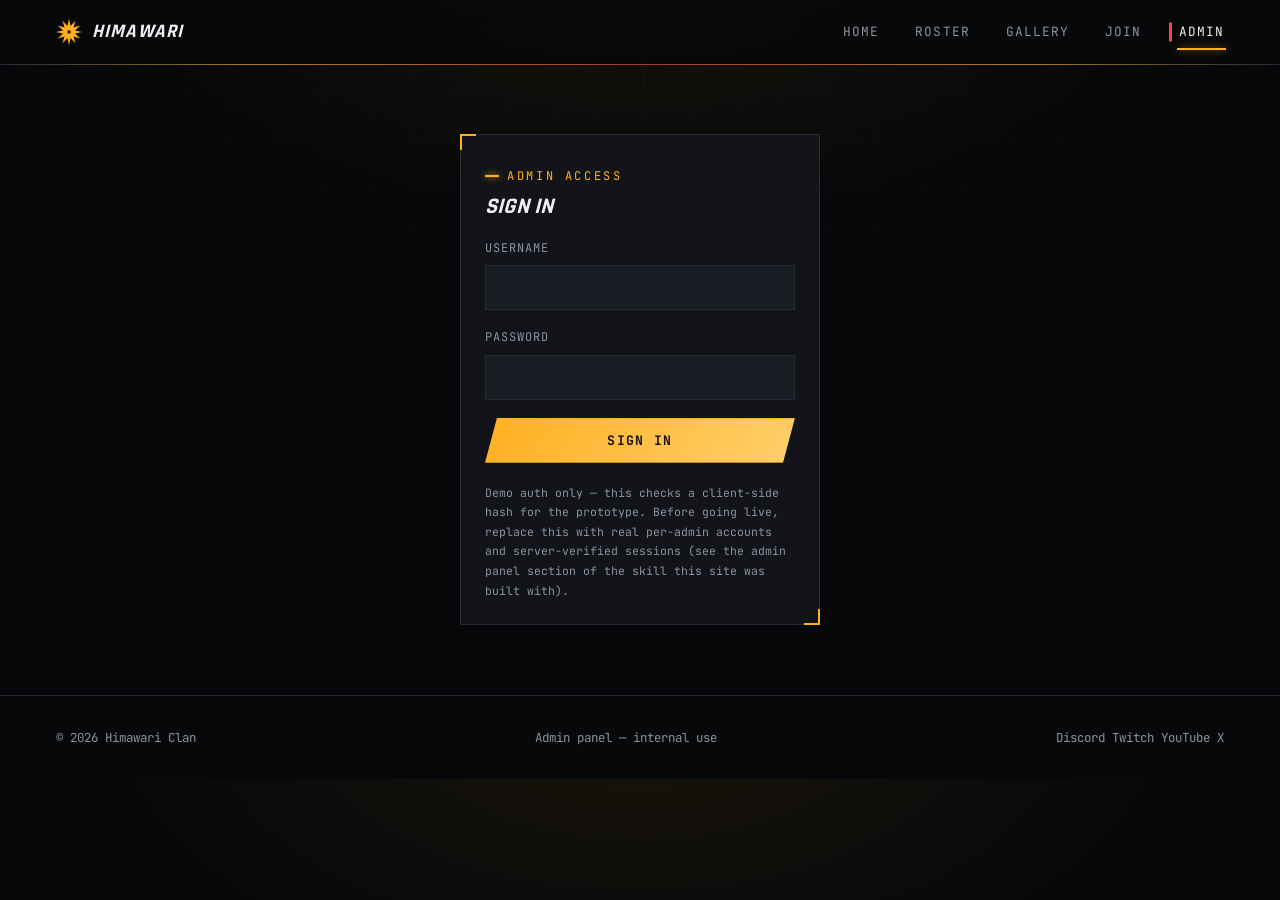
<file: admin (1).html>
<!DOCTYPE html>
<html lang="en">
<head>
<meta charset="UTF-8">
<meta name="viewport" content="width=device-width, initial-scale=1.0">
<title>Admin — Himawari Clan</title>
<link rel="preconnect" href="https://fonts.googleapis.com">
<link href="https://fonts.googleapis.com/css2?family=Rajdhani:wght@600;700&family=Inter:wght@400;500&family=JetBrains+Mono:wght@400;500&display=swap" rel="stylesheet">
<link rel="stylesheet" href="css/style.css">
</head>
<body data-page="admin">

<nav class="site-nav">
  <a href="index.html" class="brand"><span class="emblem"></span> Himawari</a>
  <div class="nav-links">
    <a href="index.html" data-page="home">Home</a>
    <a href="roster.html" data-page="roster">Roster</a>
    <a href="gallery.html" data-page="gallery">Gallery</a>
    <a href="join.html" data-page="join">Join</a>
    <a href="admin.html" data-page="admin">Admin</a>
  </div>
  <button class="nav-toggle" aria-label="Toggle menu">☰</button>
</nav>

<!-- Login gate -->
<div id="login-gate" class="login-gate container">
  <div class="card login-box reveal is-visible">
    <span class="eyebrow">Admin access</span>
    <h2 style="font-size:1.4rem;margin:10px 0 20px;">Sign in</h2>
    <div class="field">
      <label for="admin-user">Username</label>
      <input id="admin-user" type="text" autocomplete="username">
    </div>
    <div class="field">
      <label for="admin-pass">Password</label>
      <input id="admin-pass" type="password" autocomplete="current-password">
    </div>
    <button id="login-btn" class="btn btn-primary" style="width:100%;justify-content:center;">Sign in</button>
    <p id="login-error" style="margin-top:12px;font-family:var(--font-mono);font-size:0.78rem;color:var(--ember);"></p>
    <p style="margin-top:20px;font-family:var(--font-mono);font-size:0.72rem;color:var(--text-dim);line-height:1.7;">
      Demo auth only — this checks a client-side hash for the prototype. Before going live, replace this with real
      per-admin accounts and server-verified sessions (see the admin panel section of the skill this site was built with).
    </p>
  </div>
</div>

<!-- Admin app (hidden until authenticated) -->
<div id="admin-app" class="container" style="display:none; padding-top:32px;">
  <div class="section-head" style="display:flex;justify-content:space-between;align-items:center;">
    <div>
      <span class="eyebrow">Control room</span>
      <h2 style="margin-top:8px;">Manage the site</h2>
    </div>
    <button id="logout-btn" class="btn btn-ghost">Sign out</button>
  </div>

  <div class="admin-tabs">
    <button class="admin-tab active" data-tab="announcements">Announcements</button>
    <button class="admin-tab" data-tab="tournaments">Tournaments</button>
    <button class="admin-tab" data-tab="bracket">Bracket generator</button>
  </div>

  <!-- Announcements -->
  <div class="admin-panel active" id="panel-announcements">
    <form id="announce-form" class="card" style="margin-bottom:28px;">
      <input type="hidden" id="announce-id">
      <div class="grid grid-2">
        <div class="field"><label for="announce-title">Title</label><input id="announce-title" required></div>
        <div class="field"><label for="announce-date">Date</label><input id="announce-date" type="date" required></div>
      </div>
      <div class="field"><label for="announce-body">Body</label><textarea id="announce-body" required></textarea></div>
      <button type="submit" class="btn btn-primary">Save announcement</button>
      <button type="button" id="announce-cancel" class="btn btn-ghost" style="display:none;">Cancel edit</button>
    </form>
    <div id="announce-list"></div>
  </div>

  <!-- Tournaments -->
  <div class="admin-panel" id="panel-tournaments">
    <form id="tourney-form" class="card" style="margin-bottom:28px;">
      <input type="hidden" id="tourney-id">
      <div class="grid grid-2">
        <div class="field"><label for="tourney-name">Name</label><input id="tourney-name" required></div>
        <div class="field"><label for="tourney-date">Date</label><input id="tourney-date" type="date" required></div>
        <div class="field">
          <label for="tourney-format">Format</label>
          <select id="tourney-format">
            <option>Single elimination</option>
            <option>Double elimination</option>
            <option>Round robin</option>
          </select>
        </div>
        <div class="field"><label for="tourney-status">Status</label><input id="tourney-status" placeholder="e.g. Upcoming, Completed — placed 2nd"></div>
      </div>
      <button type="submit" class="btn btn-primary">Save tournament</button>
      <button type="button" id="tourney-cancel" class="btn btn-ghost" style="display:none;">Cancel edit</button>
    </form>
    <div id="tourney-list"></div>
  </div>

  <!-- Bracket generator -->
  <div class="admin-panel" id="panel-bracket">
    <div class="card" style="margin-bottom:28px;">
      <div class="field">
        <label for="bracket-teams">Teams / participants (one per line)</label>
        <textarea id="bracket-teams" placeholder="Nightshade&#10;Ironclad&#10;Redline&#10;Vantage"></textarea>
      </div>
      <div class="grid grid-2" style="margin-bottom:18px;">
        <div class="field">
          <label for="bracket-format">Format</label>
          <select id="bracket-format">
            <option value="auto">Auto-suggest based on team count</option>
            <option value="single">Single elimination</option>
            <option value="double">Double elimination</option>
            <option value="round-robin">Round robin</option>
          </select>
        </div>
      </div>
      <button id="bracket-generate" class="btn btn-primary">Generate bracket</button>
      <p id="bracket-note" style="margin-top:14px;font-family:var(--font-mono);font-size:0.8rem;color:var(--text-dim);"></p>
    </div>
    <div id="bracket-output"></div>
  </div>
</div>

<footer class="site-footer">
  <span>© 2026 Himawari Clan</span>
  <span>Admin panel — internal use</span>
</footer>

<script src="js/main.js"></script>
<script src="js/admin.js"></script>
</body>
</html>
</file>
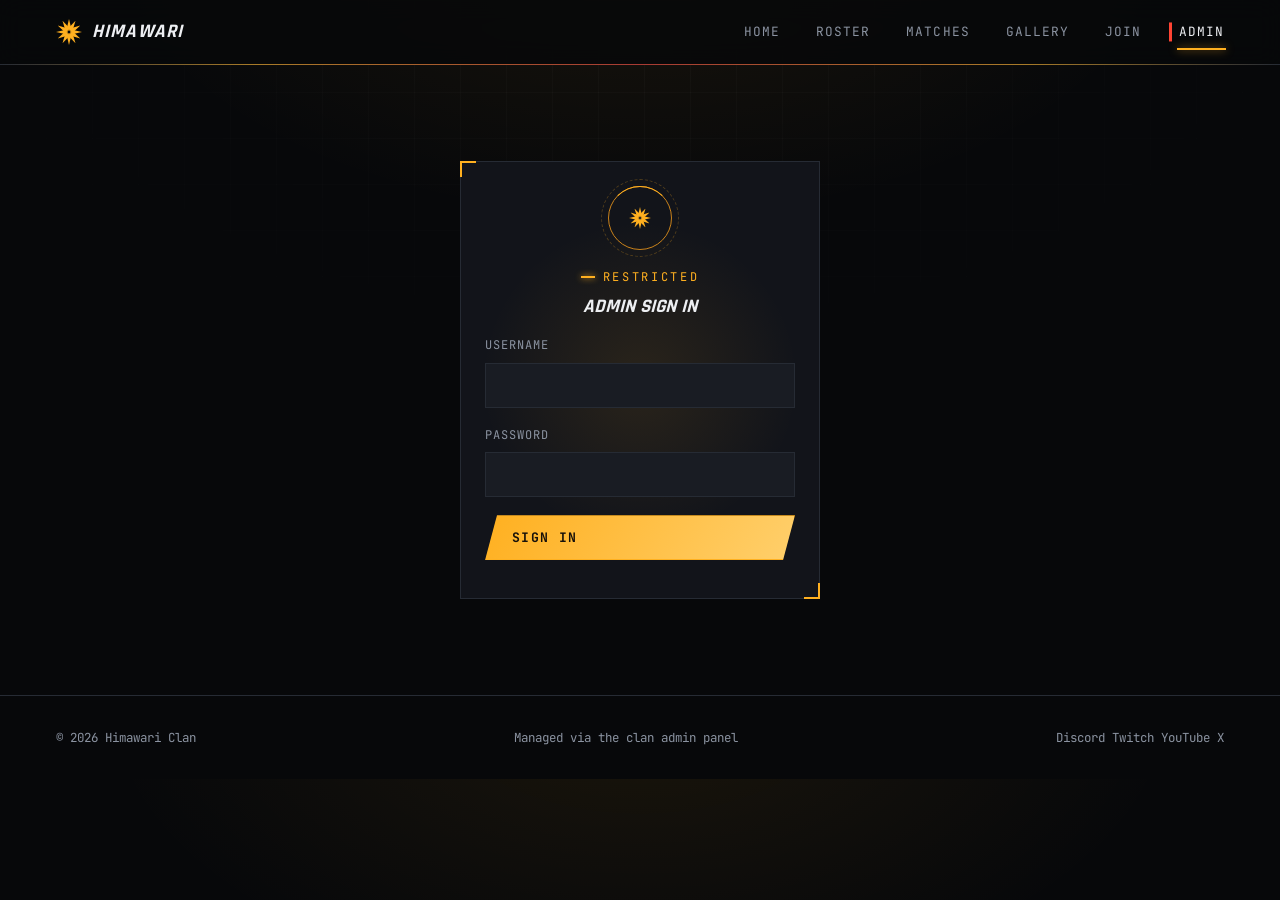
<file: admin.html>
<!DOCTYPE html>
<html lang="en">
<head>
<meta charset="UTF-8">
<meta name="viewport" content="width=device-width, initial-scale=1.0">
<title>Admin — Himawari Clan</title>
<link rel="preconnect" href="https://fonts.googleapis.com">
<link href="https://fonts.googleapis.com/css2?family=Rajdhani:wght@600;700&family=Inter:wght@400;500&family=JetBrains+Mono:wght@400;500&display=swap" rel="stylesheet">
<link rel="stylesheet" href="css/style.css">
<link rel="stylesheet" href="css/enhancements.css">
</head>
<body data-page="admin">
<nav class="site-nav">
  <a href="index.html" class="brand"><span class="emblem"></span> Himawari</a>
  <div class="nav-links">
    <a href="index.html" data-page="home">Home</a>
    <a href="roster.html" data-page="roster">Roster</a>
    <a href="matches.html" data-page="matches">Matches</a>
    <a href="gallery.html" data-page="gallery">Gallery</a>
    <a href="join.html" data-page="join">Join</a>
    <a href="admin.html" data-page="admin">Admin</a>
  </div>
  <button class="nav-toggle" aria-label="Toggle menu">☰</button>
</nav>

<!-- ============ LOGIN GATE ============ -->
<section class="container login-gate" id="login-gate">
  <div class="card login-box reveal">
    <div class="scan-ring-lg" aria-hidden="true" style="margin:0 auto 18px;"><span class="emblem"></span></div>
    <span class="eyebrow" style="justify-content:center;display:flex;">Restricted</span>
    <h3 style="font-size:1.2rem;margin:10px 0 20px;text-align:center;">Admin sign in</h3>
    <div class="field">
      <label for="admin-user">Username</label>
      <input id="admin-user" type="text" autocomplete="username">
    </div>
    <div class="field">
      <label for="admin-pass">Password</label>
      <input id="admin-pass" type="password" autocomplete="current-password">
    </div>
    <button id="login-btn" class="btn btn-primary" style="width:100%;">Sign in</button>
    <p id="login-error" style="margin-top:14px;font-family:var(--font-mono);font-size:0.8rem;color:var(--ember);"></p>
  </div>
</section>

<!-- ============ ADMIN APP ============ -->
<div id="admin-app" style="display:none;">
  <header class="hero" style="padding-bottom:32px;">
    <div class="container" style="display:flex;justify-content:space-between;align-items:flex-end;flex-wrap:wrap;gap:16px;">
      <div>
        <span class="eyebrow">Control room</span>
        <h1 style="font-size:clamp(1.8rem,4vw,2.6rem);margin-top:12px;">Clan Admin</h1>
      </div>
      <button id="logout-btn" class="btn btn-ghost">Sign out</button>
    </div>
  </header>

  <section class="container" style="padding-bottom:60px;">
    <nav class="admin-tabs">
      <button class="admin-tab active" data-tab="announcements">Announcements</button>
      <button class="admin-tab" data-tab="roster">Roster</button>
      <button class="admin-tab" data-tab="applicants">Applicants <span id="applicant-count-badge" class="tab-badge" style="display:none;"></span></button>
      <button class="admin-tab" data-tab="tournaments">Tournaments</button>
      <button class="admin-tab" data-tab="bracket">Bracket image</button>
    </nav>

    <!-- ---------- Announcements ---------- -->
    <div class="admin-panel active" id="panel-announcements">
      <div class="grid grid-2">
        <form class="card reveal" id="announce-form">
          <h3 style="font-size:1.1rem;margin-bottom:16px;">New announcement</h3>
          <input type="hidden" id="announce-id" value="">
          <div class="field">
            <label for="announce-title">Title</label>
            <input id="announce-title" type="text" required>
          </div>
          <div class="field">
            <label for="announce-date">Date</label>
            <input id="announce-date" type="date" required>
          </div>
          <div class="field">
            <label for="announce-body">Body</label>
            <textarea id="announce-body" required></textarea>
          </div>
          <div style="display:flex;gap:10px;">
            <button type="submit" class="btn btn-primary">Save announcement</button>
            <button type="button" id="announce-cancel" class="btn btn-ghost" style="display:none;">Cancel edit</button>
          </div>
        </form>
        <div class="reveal">
          <h3 style="font-size:1.1rem;margin-bottom:16px;">Published</h3>
          <div id="announce-list"></div>
        </div>
      </div>
    </div>

    <!-- ---------- Roster ---------- -->
    <div class="admin-panel" id="panel-roster">
      <div class="grid grid-2">
        <form class="card reveal" id="roster-form">
          <h3 style="font-size:1.1rem;margin-bottom:16px;">Add / edit member</h3>
          <input type="hidden" id="roster-id" value="">
          <div class="field">
            <label for="roster-initials">Initials</label>
            <input id="roster-initials" type="text" maxlength="3" required>
          </div>
          <div class="field">
            <label for="roster-name">Name</label>
            <input id="roster-name" type="text" required>
          </div>
          <div class="field">
            <label for="roster-tier">Tier</label>
            <select id="roster-tier">
              <option value="Leadership">Leadership</option>
              <option value="Admin">Admin</option>
              <option value="Officer">Officer</option>
              <option value="Member" selected>Member</option>
            </select>
          </div>
          <div class="field">
            <label for="roster-role">Role</label>
            <input id="roster-role" type="text" placeholder="e.g. AR Main, IGL, Support">
          </div>
          <div class="field">
            <label for="roster-meta">Meta / bio line</label>
            <input id="roster-meta" type="text">
          </div>
          <div class="field">
            <label for="roster-avatar">Avatar image</label>
            <input id="roster-avatar" type="file" accept="image/*">
          </div>
          <div class="field">
            <label for="roster-kd">K/D ratio</label>
            <input id="roster-kd" type="number" step="0.01" min="0">
          </div>
          <div class="field">
            <label for="roster-loadout">Signature loadout</label>
            <input id="roster-loadout" type="text">
          </div>
          <div class="field">
            <label for="roster-twitch">Twitch handle</label>
            <input id="roster-twitch" type="text">
          </div>
          <div class="field">
            <label for="roster-youtube">YouTube (handle or URL)</label>
            <input id="roster-youtube" type="text">
          </div>
          <div class="field">
            <label for="roster-x">X (Twitter) handle</label>
            <input id="roster-x" type="text">
          </div>
          <div style="display:flex;gap:10px;">
            <button type="submit" class="btn btn-primary">Save member</button>
            <button type="button" id="roster-cancel" class="btn btn-ghost" style="display:none;">Cancel edit</button>
          </div>
        </form>
        <div class="reveal">
          <h3 style="font-size:1.1rem;margin-bottom:16px;">Current roster</h3>
          <div id="roster-list"></div>
        </div>
      </div>
    </div>

    <!-- ---------- Applicants ---------- -->
    <div class="admin-panel" id="panel-applicants">
      <h3 style="font-size:1.1rem;margin-bottom:16px;">Applications</h3>
      <div id="applicant-list"></div>
    </div>

    <!-- ---------- Tournaments ---------- -->
    <div class="admin-panel" id="panel-tournaments">
      <div class="grid grid-2">
        <form class="card reveal" id="tourney-form">
          <h3 style="font-size:1.1rem;margin-bottom:16px;">Add / edit tournament</h3>
          <input type="hidden" id="tourney-id" value="">
          <div class="field">
            <label for="tourney-name">Name</label>
            <input id="tourney-name" type="text" required>
          </div>
          <div class="field">
            <label for="tourney-date">Date</label>
            <input id="tourney-date" type="date" required>
          </div>
          <div class="field">
            <label for="tourney-format">Format</label>
            <select id="tourney-format">
              <option value="Single elimination">Single elimination</option>
              <option value="Double elimination">Double elimination</option>
              <option value="Round robin">Round robin</option>
              <option value="Group stage">Group stage</option>
            </select>
          </div>
          <div class="field">
            <label for="tourney-status">Status</label>
            <input id="tourney-status" type="text" placeholder="e.g. Scheduled, Live, Completed">
          </div>
          <div style="display:flex;gap:10px;">
            <button type="submit" class="btn btn-primary">Save tournament</button>
            <button type="button" id="tourney-cancel" class="btn btn-ghost" style="display:none;">Cancel edit</button>
          </div>
        </form>
        <div class="reveal">
          <h3 style="font-size:1.1rem;margin-bottom:16px;">Tournament log</h3>
          <div id="tourney-list"></div>
        </div>
      </div>
    </div>

    <!-- ---------- Bracket upload ---------- -->
    <div class="admin-panel" id="panel-bracket">
      <div class="grid grid-2">
        <form class="card reveal" id="bracket-upload-form">
          <h3 style="font-size:1.1rem;margin-bottom:16px;">Upload Bracket Image</h3>
          
          <div class="field">
            <label for="bracket-title-input">Tournament / Bracket Title</label>
            <input id="bracket-title-input" type="text" placeholder="e.g. Himawari Clan Championship 2026" required>
          </div>

          <div class="field">
            <label for="bracket-image-input">Select Bracket Image</label>
            <input id="bracket-image-input" type="file" accept="image/*" required>
          </div>

          <button id="bracket-upload-btn" type="submit" class="btn btn-primary">Upload Bracket Image</button>

          <div id="bracket-upload-note" class="status-chip" style="margin-top:14px; display:none;">
            <span id="bracket-upload-note-text"></span>
          </div>
        </form>

        <div class="card reveal">
          <h3 style="font-size:1.1rem;margin-bottom:16px;">Current Bracket Image</h3>
          <div id="bracket-preview">
            <p style="color:var(--text-dim);font-family:var(--font-mono);font-size:0.85rem;">No bracket image uploaded yet.</p>
          </div>
        </div>
      </div>
    </div>
  </section>
</div>

<footer class="site-footer">
  <span>© 2026 Himawari Clan</span>
  <span>Managed via the clan admin panel</span>
</footer>

<script src="js/main.js"></script>
<script src="js/enhancements.js"></script>
<script src="js/admin.js"></script>
</body>
</html>
</file>
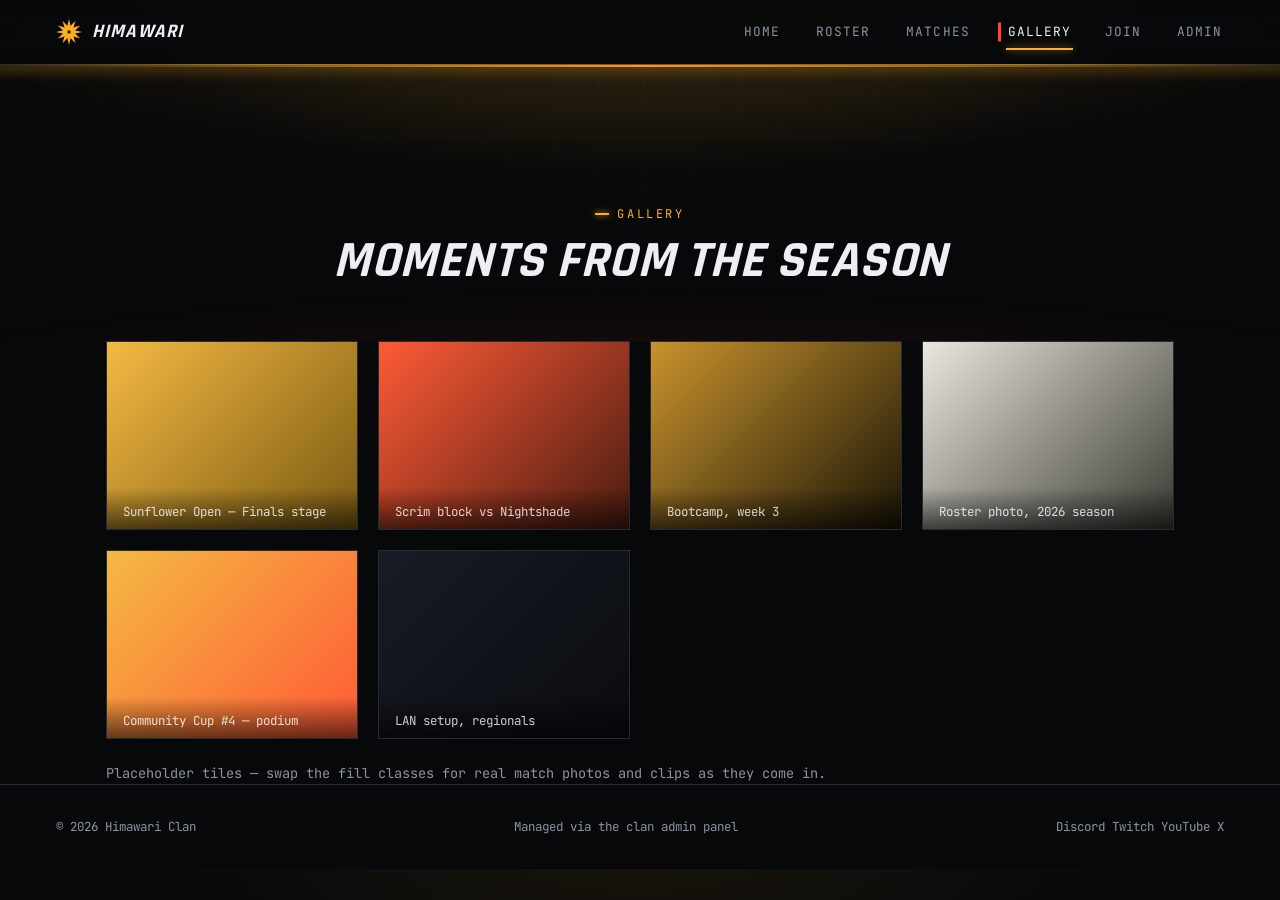
<file: gallery.html>
<!DOCTYPE html>
<html lang="en">
<head>
<meta charset="UTF-8">
<meta name="viewport" content="width=device-width, initial-scale=1.0">
<title>Gallery — Himawari Clan</title>
<link rel="preconnect" href="https://fonts.googleapis.com">
<link href="https://fonts.googleapis.com/css2?family=Rajdhani:wght@600;700&family=Inter:wght@400;500&family=JetBrains+Mono:wght@400;500&display=swap" rel="stylesheet">
<link rel="stylesheet" href="css/style.css">
<link rel="stylesheet" href="css/enhancements.css">
<style>
  .fill-1 { background: linear-gradient(135deg,#f4b942,#7a5a12); }
  .fill-2 { background: linear-gradient(135deg,#ff5a36,#4a1c10); }
  .fill-3 { background: linear-gradient(135deg,#c9932c,#1c1608); }
  .fill-4 { background: linear-gradient(135deg,#eae7de,#3a3a34); }
  .fill-5 { background: linear-gradient(135deg,#f4b942,#ff5a36); }
  .fill-6 { background: linear-gradient(135deg,#171b23,#0a0c10); }
</style>
</head>
<body data-page="gallery">

<nav class="site-nav">
  <a href="index.html" class="brand"><span class="emblem"></span> Himawari</a>
  <div class="nav-links">
    <a href="index.html" data-page="home">Home</a>
    <a href="roster.html" data-page="roster">Roster</a>
    <a href="matches.html" data-page="matches">Matches</a>
    <a href="gallery.html" data-page="gallery">Gallery</a>
    <a href="join.html" data-page="join">Join</a>
    <a href="admin.html" data-page="admin">Admin</a>
  </div>
  <button class="nav-toggle" aria-label="Toggle menu">☰</button>
</nav>

<header class="hero" style="padding-bottom:40px;">
  <div class="container">
    <span class="eyebrow">Gallery</span>
    <h1 style="font-size:clamp(2rem,5vw,3.2rem);margin-top:12px;">Moments from the season</h1>
  </div>
</header>

<section class="container">
  <div class="grid grid-3">
    <div class="gallery-tile reveal"><div class="fill fill-1"></div><div class="cap">Sunflower Open — Finals stage</div></div>
    <div class="gallery-tile reveal"><div class="fill fill-2"></div><div class="cap">Scrim block vs Nightshade</div></div>
    <div class="gallery-tile reveal"><div class="fill fill-3"></div><div class="cap">Bootcamp, week 3</div></div>
    <div class="gallery-tile reveal"><div class="fill fill-4"></div><div class="cap">Roster photo, 2026 season</div></div>
    <div class="gallery-tile reveal"><div class="fill fill-5"></div><div class="cap">Community Cup #4 — podium</div></div>
    <div class="gallery-tile reveal"><div class="fill fill-6"></div><div class="cap">LAN setup, regionals</div></div>
  </div>
  <p style="margin-top:24px;color:var(--text-dim);font-family:var(--font-mono);font-size:0.85rem;">Placeholder tiles — swap the fill classes for real match photos and clips as they come in.</p>
</section>

<footer class="site-footer">
  <span>© 2026 Himawari Clan</span>
  <span>Managed via the clan admin panel</span>
</footer>

<script src="js/main.js"></script>
<script src="js/enhancements.js"></script>
</body>
</html>
</file>
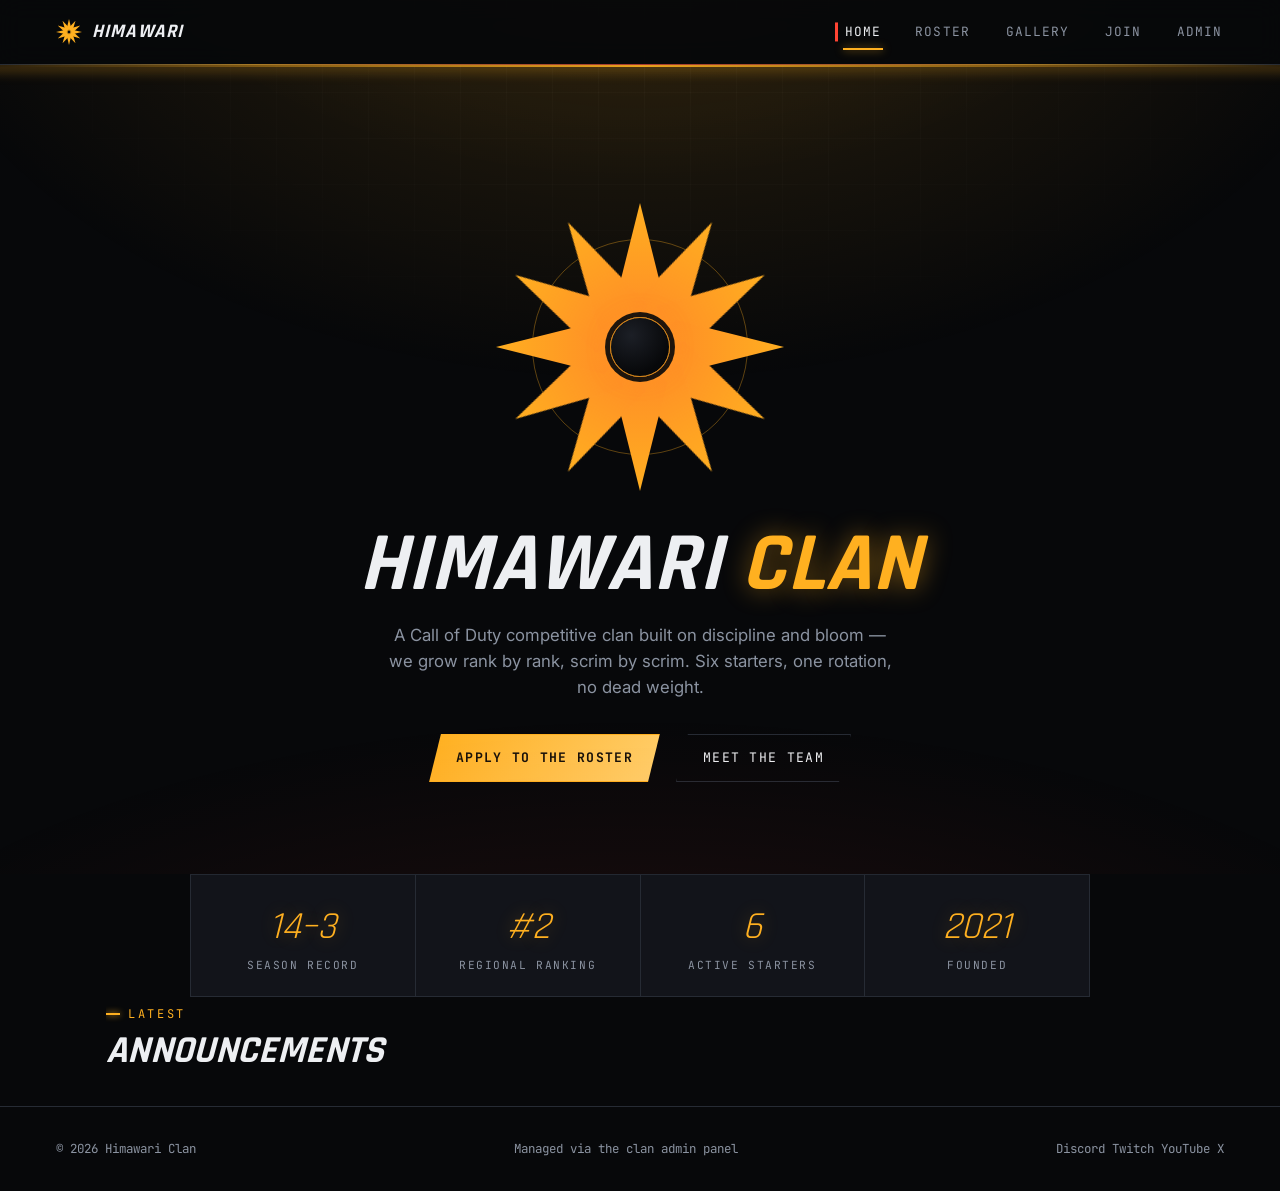
<file: index (3).html>
<!DOCTYPE html>
<html lang="en">
<head>
<meta charset="UTF-8">
<meta name="viewport" content="width=device-width, initial-scale=1.0">
<title>Himawari — Call of Duty Clan</title>
<link rel="preconnect" href="https://fonts.googleapis.com">
<link href="https://fonts.googleapis.com/css2?family=Rajdhani:wght@600;700&family=Inter:wght@400;500&family=JetBrains+Mono:wght@400;500&display=swap" rel="stylesheet">
<link rel="stylesheet" href="css/style.css">
</head>
<body data-page="home">

<nav class="site-nav">
  <a href="index.html" class="brand"><span class="emblem"></span> Himawari</a>
  <div class="nav-links">
    <a href="index.html" data-page="home">Home</a>
    <a href="roster.html" data-page="roster">Roster</a>
    <a href="gallery.html" data-page="gallery">Gallery</a>
    <a href="join.html" data-page="join">Join</a>
    <a href="admin.html" data-page="admin">Admin</a>
  </div>
  <button class="nav-toggle" aria-label="Toggle menu">☰</button>
</nav>

<header class="hero">
  <div class="container">
    <div class="emblem-hero" aria-hidden="true"></div>
    <h1>HIMAWARI <span class="accent">CLAN</span></h1>
    <p class="lede">A Call of Duty competitive clan built on discipline and bloom — we grow rank by rank, scrim by scrim. Six starters, one rotation, no dead weight.</p>
    <div class="hero-cta">
      <a href="join.html" class="btn btn-primary">Apply to the roster</a>
      <a href="roster.html" class="btn btn-ghost">Meet the team</a>
    </div>
  </div>
</header>

<section class="container">
  <div class="stat-strip reveal">
    <div class="stat"><div class="num">14–3</div><div class="label">Season record</div></div>
    <div class="stat"><div class="num">#2</div><div class="label">Regional ranking</div></div>
    <div class="stat"><div class="num">6</div><div class="label">Active starters</div></div>
    <div class="stat"><div class="num">2021</div><div class="label">Founded</div></div>
  </div>
</section>

<section class="container">
  <div class="section-head reveal">
    <span class="eyebrow">Latest</span>
    <h2>Announcements</h2>
  </div>
  <div id="announce-feed" class="grid grid-2 reveal"></div>
</section>

<footer class="site-footer">
  <span>© 2026 Himawari Clan</span>
  <span>Managed via the clan admin panel</span>
</footer>

<script src="js/main.js"></script>
<script>
  const feed = document.getElementById('announce-feed');
  const items = himawariGet(HIMAWARI_KEYS.announcements, SEED_ANNOUNCEMENTS).slice(0, 4);
  feed.innerHTML = items.map(a => `
    <article class="card announce">
      <span class="eyebrow">Announcement</span>
      <h3>${a.title}</h3>
      <p>${a.body}</p>
      <time>${a.date}</time>
    </article>
  `).join('') || '<p>No announcements yet.</p>';
</script>
</body>
</html>
</file>
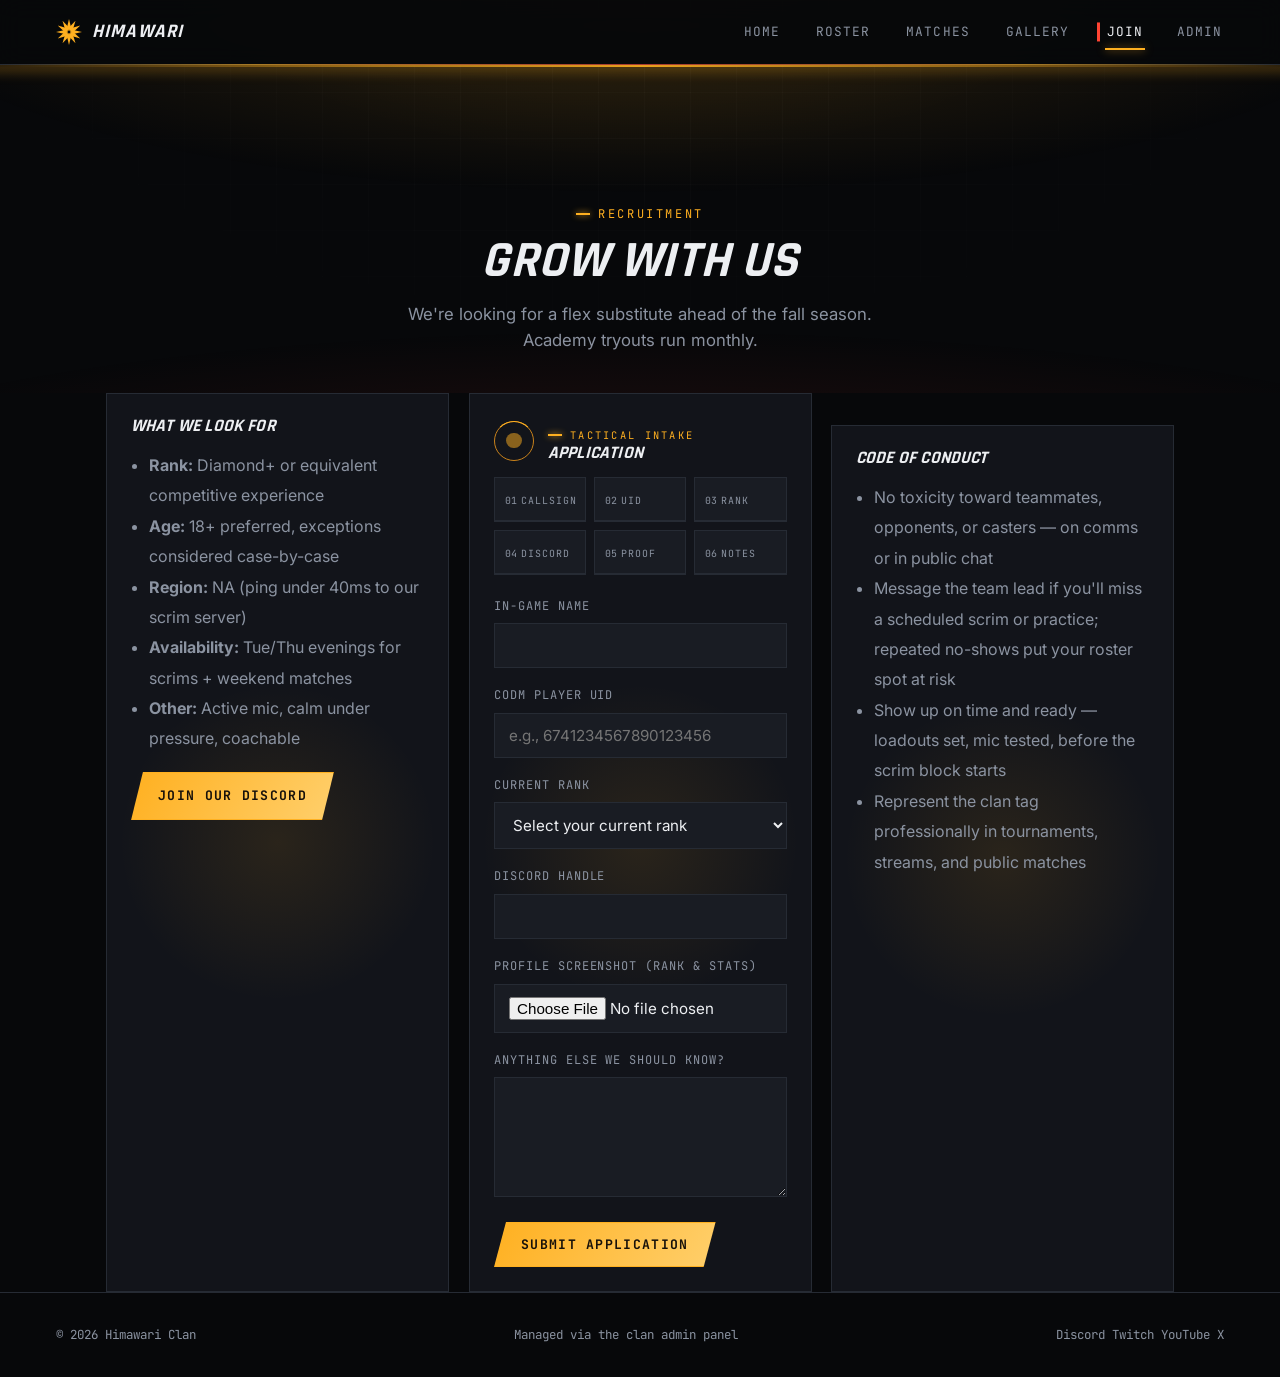
<file: join.html>
<!DOCTYPE html>
<html lang="en">
<head>
<meta charset="UTF-8">
<meta name="viewport" content="width=device-width, initial-scale=1.0">
<title>Join — Himawari Clan</title>
<link rel="preconnect" href="https://fonts.googleapis.com">
<link href="https://fonts.googleapis.com/css2?family=Rajdhani:wght@600;700&family=Inter:wght@400;500&family=JetBrains+Mono:wght@400;500&display=swap" rel="stylesheet">
<link rel="stylesheet" href="css/style.css">
<link rel="stylesheet" href="css/enhancements.css">
</head>
<body data-page="join">
<nav class="site-nav">
  <a href="index.html" class="brand"><span class="emblem"></span> Himawari</a>
  <div class="nav-links">
    <a href="index.html" data-page="home">Home</a>
    <a href="roster.html" data-page="roster">Roster</a>
    <a href="matches.html" data-page="matches">Matches</a>
    <a href="gallery.html" data-page="gallery">Gallery</a>
    <a href="join.html" data-page="join">Join</a>
    <a href="admin.html" data-page="admin">Admin</a>
  </div>
  <button class="nav-toggle" aria-label="Toggle menu">☰</button>
</nav>
<header class="hero" style="padding-bottom:40px;">
  <div class="container">
    <span class="eyebrow">Recruitment</span>
    <h1 style="font-size:clamp(2rem,5vw,3.2rem);margin-top:12px;">Grow with us</h1>
    <p class="lede" style="margin-top:14px;">We're looking for a flex substitute ahead of the fall season. Academy tryouts run monthly.</p>
  </div>
</header>
<section class="container">
  <div class="grid grid-2">
    <div class="card reveal">
      <h3 style="font-size:1.1rem;margin-bottom:14px;">What we look for</h3>
      <ul style="color:var(--text-dim);padding-left:18px;line-height:1.9;">
        <li><strong>Rank:</strong> Diamond+ or equivalent competitive experience</li>
        <li><strong>Age:</strong> 18+ preferred, exceptions considered case-by-case</li>
        <li><strong>Region:</strong> NA (ping under 40ms to our scrim server)</li>
        <li><strong>Availability:</strong> Tue/Thu evenings for scrims + weekend matches</li>
        <li><strong>Other:</strong> Active mic, calm under pressure, coachable</li>
      </ul>
      <a href="https://discord.gg/YOUR_INVITE" target="_blank" rel="noopener" class="btn btn-primary" style="margin-top:18px;display:inline-block;">Join our Discord</a>
    </div>
    <form class="card reveal" id="apply-form">
      <div style="display:flex;align-items:center;gap:14px;margin-bottom:18px;">
        <div class="scan-ring" aria-hidden="true"></div>
        <div>
          <span class="eyebrow" style="font-size:0.65rem;">Tactical intake</span>
          <h3 style="font-size:1.1rem;margin-top:2px;">Application</h3>
        </div>
      </div>
      <div class="intake-steps" id="intake-steps">
        <div class="intake-step" data-step="ign"><span class="step-num">01</span><span class="step-label">Callsign</span></div>
        <div class="intake-step" data-step="uid"><span class="step-num">02</span><span class="step-label">UID</span></div>
        <div class="intake-step" data-step="rank"><span class="step-num">03</span><span class="step-label">Rank</span></div>
        <div class="intake-step" data-step="discord"><span class="step-num">04</span><span class="step-label">Discord</span></div>
        <div class="intake-step" data-step="screenshot"><span class="step-num">05</span><span class="step-label">Proof</span></div>
        <div class="intake-step" data-step="notes"><span class="step-num">06</span><span class="step-label">Notes</span></div>
      </div>
      <div class="field">
        <label for="ign">In-game name</label>
        <input id="ign" name="ign" type="text" required>
      </div>
      <div class="field">
        <label for="uid">CODM Player UID</label>
        <input id="uid" name="uid" type="text" placeholder="e.g., 6741234567890123456" pattern="[0-9]+" required>
      </div>
      <div class="field">
        <label for="rank">Current rank</label>
        <select id="rank" name="rank" required>
          <option value="" disabled selected>Select your current rank</option>
          <optgroup label="Rookie">
            <option value="Rookie I">Rookie I</option>
            <option value="Rookie II">Rookie II</option>
            <option value="Rookie III">Rookie III</option>
            <option value="Rookie IV">Rookie IV</option>
            <option value="Rookie V">Rookie V</option>
          </optgroup>
          <optgroup label="Veteran">
            <option value="Veteran I">Veteran I</option>
            <option value="Veteran II">Veteran II</option>
            <option value="Veteran III">Veteran III</option>
            <option value="Veteran IV">Veteran IV</option>
            <option value="Veteran V">Veteran V</option>
          </optgroup>
          <optgroup label="Elite">
            <option value="Elite I">Elite I</option>
            <option value="Elite II">Elite II</option>
            <option value="Elite III">Elite III</option>
            <option value="Elite IV">Elite IV</option>
            <option value="Elite V">Elite V</option>
          </optgroup>
          <optgroup label="Pro">
            <option value="Pro I">Pro I</option>
            <option value="Pro II">Pro II</option>
            <option value="Pro III">Pro III</option>
            <option value="Pro IV">Pro IV</option>
            <option value="Pro V">Pro V</option>
          </optgroup>
          <optgroup label="Master">
            <option value="Master I">Master I</option>
            <option value="Master II">Master II</option>
            <option value="Master III">Master III</option>
            <option value="Master IV">Master IV</option>
            <option value="Master V">Master V</option>
          </optgroup>
          <optgroup label="Grandmaster">
            <option value="Grandmaster I">Grandmaster I</option>
            <option value="Grandmaster II">Grandmaster II</option>
            <option value="Grandmaster III">Grandmaster III</option>
            <option value="Grandmaster IV">Grandmaster IV</option>
            <option value="Grandmaster V">Grandmaster V</option>
          </optgroup>
          <optgroup label="Legendary">
            <option value="Legendary">Legendary</option>
            <option value="Legendary Top 5000">Legendary (Top 5000)</option>
          </optgroup>
        </select>
      </div>
      <div class="field">
        <label for="discord">Discord handle</label>
        <input id="discord" name="discord" type="text" required>
      </div>
      <div class="field">
        <label for="screenshot">Profile Screenshot (Rank & Stats)</label>
        <input id="screenshot" name="screenshot" type="file" accept="image/*" required>
      </div>
      <div class="field">
        <label for="notes">Anything else we should know?</label>
        <textarea id="notes" name="notes"></textarea>
      </div>
      <button type="submit" class="btn btn-primary">Submit application</button>
      <p id="apply-note" class="status-chip"><span class="dot"></span><span id="apply-note-text"></span></p>
    </form>
    <div class="card reveal" style="margin-top:32px;">
      <h3 style="font-size:1.1rem;margin-bottom:14px;">Code of conduct</h3>
      <ul style="color:var(--text-dim);padding-left:18px;line-height:1.9;">
        <li>No toxicity toward teammates, opponents, or casters — on comms or in public chat</li>
        <li>Message the team lead if you'll miss a scheduled scrim or practice; repeated no-shows put your roster spot at risk</li>
        <li>Show up on time and ready — loadouts set, mic tested, before the scrim block starts</li>
        <li>Represent the clan tag professionally in tournaments, streams, and public matches</li>
      </ul>
    </div>
  </div>
</section>
<footer class="site-footer">
  <span>© 2026 Himawari Clan</span>
  <span>Managed via the clan admin panel</span>
</footer>
<script src="js/main.js"></script>
<script src="js/enhancements.js"></script>
<script>
  // Live step tracker — purely visual, reflects real field completion
  (function () {
    const stepEls = document.querySelectorAll('#intake-steps .intake-step');
    function refreshSteps() {
      stepEls.forEach((step) => {
        const field = document.getElementById(step.dataset.step);
        let filled = false;
        if (field) {
          if (field.type === 'file') {
            filled = field.files && field.files.length > 0;
          } else {
            filled = field.value.trim().length > 0;
          }
        }
        step.classList.toggle('done', Boolean(filled));
      });
    }
    ['ign', 'uid', 'rank', 'discord', 'screenshot', 'notes'].forEach((id) => {
      const el = document.getElementById(id);
      if (el) {
        el.addEventListener('input', refreshSteps);
        el.addEventListener('change', refreshSteps);
      }
    });
    refreshSteps();
  })();

  // Utility to convert uploaded file into base64 for saving
  function fileToBase64(file) {
    return new Promise((resolve, reject) => {
      const reader = new FileReader();
      reader.onload = () => resolve(reader.result);
      reader.onerror = (error) => reject(error);
      reader.readAsDataURL(file);
    });
  }

  document.getElementById('apply-form').addEventListener('submit', async (e) => {
    e.preventDefault();
    const note = document.getElementById('apply-note');
    const noteText = document.getElementById('apply-note-text');
    
    const fileInput = document.getElementById('screenshot');
    let screenshotBase64 = '';
    if (fileInput.files.length > 0) {
      try {
        screenshotBase64 = await fileToBase64(fileInput.files[0]);
      } catch (err) {
        console.error('Failed to read image file:', err);
      }
    }

    const record = {
      id: 'app' + Date.now(),
      ign: document.getElementById('ign').value,
      uid: document.getElementById('uid').value,
      rank: document.getElementById('rank').value,
      discord: document.getElementById('discord').value,
      screenshot: screenshotBase64,
      notes: document.getElementById('notes').value,
      date: new Date().toISOString().slice(0, 10),
    };
    try {
      await apiSave('applicants', record);
      note.className = 'status-chip success visible';
      noteText.textContent = 'Application received — the clan admins will review it and reach out on Discord.';
      e.target.reset();
      document.querySelectorAll('#intake-steps .intake-step').forEach((s) => s.classList.remove('done'));
    } catch (err) {
      note.className = 'status-chip error visible';
      noteText.textContent = 'Something went wrong submitting your application — please try again in a moment.';
    }
  });
</script>
</body>
</html>
</file>
<file: css/style.css>
/* ============================================================
   HIMAWARI — design tokens
   Direction: Call of Duty Mobile HUD meets the clan's sunflower
   emblem. Tactical black field, operator-orange accent, kill-feed
   red, HUD corner-brackets on every panel, a scanline sweeping the
   hero, and a bloom-reticle sunflower where a compass would sit.
   All class names / custom properties are unchanged from the prior
   sheet so index/roster/gallery/join/admin.html and main.js /
   admin.js keep working without edits.
   ============================================================ */
:root {
  --bg: #07080a;
  --bg-deep: #050506;
  --panel: #12141a;
  --panel-alt: #191c23;
  --line: #262b34;
  --line-bright: #3a4150;

  --gold: #ffb020;
  --gold-dim: #c9821a;
  --ember: #ff4433;

  --text: #edeff2;
  --text-dim: #8b93a1;

  --font-display: 'Rajdhani', 'Arial Narrow', sans-serif;
  --font-body: 'Inter', system-ui, -apple-system, sans-serif;
  --font-mono: 'JetBrains Mono', ui-monospace, monospace;

  --ease-snap: cubic-bezier(0.16, 1, 0.3, 1);
  --ease-out: cubic-bezier(0.22, 1, 0.36, 1);
  --dur-fast: 180ms;
  --dur-med: 420ms;

  --hud-corner: 14px;
}

* { box-sizing: border-box; margin: 0; padding: 0; }

html { scroll-behavior: smooth; }

body {
  background:
    radial-gradient(ellipse 900px 500px at 50% -10%, rgba(255, 176, 32, 0.08), transparent 60%),
    var(--bg);
  color: var(--text);
  font-family: var(--font-body);
  line-height: 1.55;
  overflow-x: hidden;
  position: relative;
}

/* faint tactical grid + diagonal scan texture, fixed behind everything */
body::before {
  content: '';
  position: fixed;
  inset: 0;
  z-index: -1;
  pointer-events: none;
  background-image:
    linear-gradient(rgba(255, 255, 255, 0.028) 1px, transparent 1px),
    linear-gradient(90deg, rgba(255, 255, 255, 0.028) 1px, transparent 1px);
  background-size: 46px 46px;
  mask-image: radial-gradient(ellipse 80% 60% at 50% 0%, #000 0%, transparent 75%);
  -webkit-mask-image: radial-gradient(ellipse 80% 60% at 50% 0%, #000 0%, transparent 75%);
}

img, svg { display: block; max-width: 100%; }

a { color: inherit; text-decoration: none; }

h1, h2, h3, h4 {
  font-family: var(--font-display);
  font-weight: 700;
  letter-spacing: 0.01em;
  text-transform: uppercase;
  line-height: 1.02;
  font-style: italic;
  transform: skewX(-1deg);
}

.eyebrow {
  font-family: var(--font-mono);
  font-size: 0.75rem;
  letter-spacing: 0.22em;
  text-transform: uppercase;
  color: var(--gold);
  display: inline-flex;
  align-items: center;
  gap: 8px;
}
.eyebrow::before {
  content: '';
  width: 14px;
  height: 2px;
  background: var(--gold);
  box-shadow: 0 0 6px 0 var(--gold);
}

.container {
  max-width: 1180px;
  margin: 0 auto;
  padding: 0 clamp(20px, 5vw, 56px);
}

/* ---------- HUD corner brackets (signature panel treatment) ---------- */
.card,
.stat,
.gallery-tile,
.match,
.login-box,
.player-avatar {
  position: relative;
}
.card::before, .card::after,
.stat::before, .stat::after,
.gallery-tile::before, .gallery-tile::after,
.login-box::before, .login-box::after,
.match::before, .match::after,
.player-avatar::before, .player-avatar::after {
  content: '';
  position: absolute;
  width: var(--hud-corner);
  height: var(--hud-corner);
  border: 2px solid var(--gold);
  opacity: 0;
  transition: opacity 260ms var(--ease-snap), width 260ms var(--ease-snap), height 260ms var(--ease-snap);
  pointer-events: none;
  z-index: 3;
}
.card::before, .stat::before, .gallery-tile::before, .login-box::before, .match::before, .player-avatar::before {
  top: -1px; left: -1px;
  border-right: none; border-bottom: none;
}
.card::after, .stat::after, .gallery-tile::after, .login-box::after, .match::after, .player-avatar::after {
  bottom: -1px; right: -1px;
  border-left: none; border-top: none;
}
.card:hover::before, .card:hover::after,
.stat:hover::before, .stat:hover::after,
.gallery-tile:hover::before, .gallery-tile:hover::after,
.login-box::before, .login-box::after,
.match:hover::before, .match:hover::after,
.player-avatar:hover::before, .player-avatar:hover::after {
  opacity: 1;
}
.login-box::before, .login-box::after { opacity: 1; }

/* ---------- Nav ---------- */
.site-nav {
  position: sticky;
  top: 0;
  z-index: 50;
  display: flex;
  align-items: center;
  justify-content: space-between;
  padding: 16px clamp(20px, 5vw, 56px);
  background: rgba(7, 8, 10, 0.88);
  backdrop-filter: blur(12px);
  -webkit-backdrop-filter: blur(12px);
  border-bottom: 1px solid var(--line);
}
.site-nav::after {
  content: '';
  position: absolute;
  left: 0; right: 0; bottom: -1px;
  height: 1px;
  background: linear-gradient(90deg, transparent, var(--gold) 20%, var(--ember) 50%, var(--gold) 80%, transparent);
  opacity: 0.6;
}

.brand {
  display: flex;
  align-items: center;
  gap: 10px;
  font-family: var(--font-display);
  font-weight: 700;
  font-size: 1.2rem;
  letter-spacing: 0.06em;
  text-transform: uppercase;
  font-style: italic;
  transition: transform 200ms var(--ease-snap), text-shadow 200ms var(--ease-snap);
}
.brand:hover { transform: skewX(-3deg); text-shadow: 0 0 14px rgba(255, 176, 32, 0.55); }

.brand .mark { width: 26px; height: 26px; }

.nav-links {
  display: flex;
  gap: clamp(14px, 3vw, 32px);
  font-family: var(--font-mono);
  font-size: 0.8rem;
  letter-spacing: 0.08em;
  text-transform: uppercase;
}

.nav-links a {
  position: relative;
  color: var(--text-dim);
  padding: 6px 2px;
  transition: color 160ms var(--ease-snap), transform 160ms var(--ease-snap);
  display: inline-block;
}
.nav-links a::before {
  content: '';
  position: absolute;
  left: -8px; top: 50%;
  width: 3px; height: 0;
  background: var(--ember);
  transform: translateY(-50%);
  transition: height 200ms var(--ease-snap);
}
.nav-links a::after {
  content: '';
  position: absolute;
  left: 0; bottom: -2px;
  height: 2px; width: 0;
  background: var(--gold);
  box-shadow: 0 0 8px 0 rgba(255, 176, 32, 0.7);
  transition: width 220ms var(--ease-snap);
}
.nav-links a:hover,
.nav-links a[aria-current="page"] { color: var(--text); transform: translateX(2px); }
.nav-links a:hover::after,
.nav-links a[aria-current="page"]::after { width: 100%; }
.nav-links a:hover::before,
.nav-links a[aria-current="page"]::before { height: 60%; }

/* animated hamburger -> X, built from pseudo-elements; no markup changes needed */
.nav-toggle {
  display: none;
  position: relative;
  background: var(--panel);
  border: 1px solid var(--line);
  color: transparent;
  width: 42px; height: 38px;
  font-size: 0;
  cursor: pointer;
  clip-path: polygon(8px 0, 100% 0, calc(100% - 8px) 100%, 0 100%);
  transition: border-color 200ms var(--ease-snap), background 200ms var(--ease-snap);
}
.nav-toggle:hover { border-color: var(--gold-dim); }
.nav-toggle::before,
.nav-toggle::after {
  content: '';
  position: absolute;
  left: 50%; top: 50%;
  width: 18px; height: 2px;
  background: var(--gold);
  transform: translate(-50%, -6px);
  box-shadow: 0 12px 0 0 var(--gold);
  transition: transform 260ms var(--ease-snap), box-shadow 260ms var(--ease-snap), background 260ms var(--ease-snap);
}
.nav-toggle::after {
  transform: translate(-50%, 6px);
  box-shadow: none;
}
.nav-links.open ~ .nav-toggle::before {
  transform: translate(-50%, -50%) rotate(45deg);
  box-shadow: none;
}
.nav-links.open ~ .nav-toggle::after {
  transform: translate(-50%, -50%) rotate(-45deg);
  background: var(--ember);
}

/* ---------- Sunflower / reticle emblem (signature element) ---------- */
.emblem {
  --petal: var(--gold);
  position: relative;
  width: 1em; height: 1em;
}
.emblem .petal {
  position: absolute;
  inset: 0;
  background: var(--petal);
  clip-path: polygon(50% 0%, 58% 34%, 50% 46%, 42% 34%);
  transform-origin: 50% 50%;
}
.brand .emblem { font-size: 26px; }

.emblem-hero {
  width: clamp(200px, 26vw, 300px);
  height: clamp(200px, 26vw, 300px);
  margin: 0 auto;
  position: relative;
  animation: spin-slow 28s linear infinite;
}
.emblem-hero::before {
  /* reticle ring */
  content: '';
  position: absolute;
  inset: 14%;
  border: 1px solid rgba(255, 176, 32, 0.35);
  border-radius: 50%;
}
.emblem-hero .petal {
  position: absolute;
  inset: 0;
  clip-path: polygon(50% 2%, 59% 38%, 50% 48%, 41% 38%);
  background: linear-gradient(180deg, var(--gold) 0%, var(--ember) 130%);
  transform-origin: 50% 50%;
  opacity: 0;
  filter: drop-shadow(0 0 6px rgba(255, 176, 32, 0.35));
  animation: bloom 900ms var(--ease-snap) forwards;
}
.emblem-hero .core {
  position: absolute;
  inset: 40%;
  border-radius: 50%;
  background: radial-gradient(circle at 35% 30%, #1c1f26, #07080a 70%);
  border: 1px solid var(--gold-dim);
  box-shadow: 0 0 0 5px rgba(7, 8, 10, 0.9), 0 0 24px -4px rgba(255, 176, 32, 0.5);
  z-index: 2;
}
@keyframes bloom {
  from { opacity: 0; transform: scale(0.2) rotate(var(--rot, 0deg)); }
  to { opacity: 1; transform: scale(1) rotate(var(--rot, 0deg)); }
}
@keyframes spin-slow { to { transform: rotate(360deg); } }

/* ---------- Hero ---------- */
.hero {
  position: relative;
  padding: clamp(60px, 12vw, 132px) 0 clamp(48px, 8vw, 92px);
  text-align: center;
  overflow: hidden;
  isolation: isolate;
}
.hero::before {
  content: '';
  position: absolute;
  inset: -20% -10% auto -10%;
  height: 60%;
  background: radial-gradient(ellipse at 50% 0%, rgba(255, 176, 32, 0.16), transparent 70%);
  pointer-events: none;
  will-change: transform;
  transform: translateY(calc(var(--parallax, 0px) * -0.5));
}
.hero-glow-2 {
  content: '';
  position: absolute;
  inset: auto -20% -30% -20%;
  height: 50%;
  background: radial-gradient(ellipse at 50% 100%, rgba(255, 68, 51, 0.12), transparent 70%);
  pointer-events: none;
  will-change: transform;
  transform: translateY(var(--parallax, 0px));
}
/* scanline sweep across the hero — HUD "boot" feel */
.hero::after {
  content: '';
  position: absolute;
  left: -10%; right: -10%;
  top: 0;
  height: 2px;
  background: linear-gradient(90deg, transparent, rgba(255, 176, 32, 0.9), transparent);
  box-shadow: 0 0 14px 2px rgba(255, 176, 32, 0.5);
  animation: scan-sweep 5.5s ease-in-out infinite;
  z-index: -1;
}
@keyframes scan-sweep {
  0% { top: 0%; opacity: 0; }
  8% { opacity: 1; }
  50% { top: 100%; opacity: 1; }
  58% { opacity: 0; }
  100% { top: 100%; opacity: 0; }
}
.pollen-field { position: absolute; inset: 0; pointer-events: none; overflow: hidden; }
.pollen {
  position: absolute;
  bottom: -10px;
  width: 5px; height: 5px;
  border-radius: 50%;
  background: var(--gold);
  opacity: 0;
  box-shadow: 0 0 8px 1px rgba(255, 176, 32, 0.6);
  animation: pollen-drift linear infinite;
}
@keyframes pollen-drift {
  0% { opacity: 0; transform: translate(0, 0) scale(0.6); }
  10% { opacity: 0.9; }
  90% { opacity: 0.5; }
  100% { opacity: 0; transform: translate(var(--drift-x, 40px), -520px) scale(1.1); }
}
.hero h1 {
  font-size: clamp(2.6rem, 8vw, 5.2rem);
  margin: 26px 0 14px;
  opacity: 0;
  animation: rise-in 760ms var(--ease-snap) 320ms forwards;
}
.hero h1 .accent { color: var(--gold); text-shadow: 0 0 26px rgba(255, 176, 32, 0.45); }
.hero p.lede {
  max-width: 46ch;
  margin: 0 auto;
  color: var(--text-dim);
  font-size: 1.05rem;
  opacity: 0;
  animation: rise-in 760ms var(--ease-snap) 520ms forwards;
}
.hero-cta {
  display: flex;
  gap: 16px;
  justify-content: center;
  margin-top: 34px;
  flex-wrap: wrap;
  opacity: 0;
  animation: rise-in 760ms var(--ease-snap) 700ms forwards;
}
@keyframes rise-in {
  from { opacity: 0; transform: translateY(26px); }
  to { opacity: 1; transform: translateY(0); }
}

/* ---------- Homepage hero: two-column split (copy + insignia) ---------- */
.hero.hero-home { text-align: left; }
.hero.hero-home .hero-grid {
  display: grid;
  grid-template-columns: minmax(0, 1.05fr) minmax(240px, 0.85fr);
  gap: clamp(32px, 6vw, 72px);
  align-items: center;
}
.hero.hero-home .hero-copy .eyebrow { opacity: 0; animation: rise-in 760ms var(--ease-snap) 160ms forwards; }
.hero.hero-home h1 { margin: 18px 0 14px; }
.hero.hero-home p.lede { margin: 0; max-width: 52ch; }
.hero.hero-home .hero-cta { justify-content: flex-start; margin-top: 30px; }

/* stat strip, folded into the hero copy column */
.hero-home .stat-strip {
  margin: 34px 0 0;
  max-width: 560px;
  opacity: 0;
  animation: rise-in 760ms var(--ease-snap) 860ms forwards;
}
.hero-home .stat-strip .stat { text-align: left; padding: 16px 18px; }

/* insignia visual — stands in for portrait art using the sunflower emblem */
.hero-visual {
  position: relative;
  display: flex;
  align-items: center;
  justify-content: center;
  min-height: clamp(240px, 30vw, 380px);
}
.hero-visual-ring {
  position: absolute;
  inset: 0;
  margin: auto;
  width: clamp(240px, 32vw, 360px);
  height: clamp(240px, 32vw, 360px);
  border: 1px dashed rgba(255, 176, 32, 0.28);
  border-radius: 50%;
  animation: spin-slow-rev 42s linear infinite;
}
.hero-visual-ring::before {
  content: '';
  position: absolute;
  inset: 22px;
  border: 1px solid rgba(255, 176, 32, 0.14);
  border-radius: 50%;
}
@keyframes spin-slow-rev { to { transform: rotate(-360deg); } }

.hero-visual-readout {
  position: absolute;
  left: 4%;
  bottom: 4%;
  display: flex;
  flex-direction: column;
  gap: 5px;
  font-family: var(--font-mono);
  font-size: 0.64rem;
  letter-spacing: 0.14em;
  text-transform: uppercase;
  color: var(--text-dim);
}
.hero-visual-readout span:first-child { color: var(--gold); }
.hero-visual-readout span:first-child::before {
  content: '';
  display: inline-block;
  width: 6px; height: 6px;
  border-radius: 50%;
  background: var(--gold);
  margin-right: 7px;
  box-shadow: 0 0 6px 1px rgba(255, 176, 32, 0.7);
  animation: pulse-dot 1.6s ease-in-out infinite;
}
@keyframes pulse-dot { 0%, 100% { opacity: 1; } 50% { opacity: 0.35; } }

@media (max-width: 860px) {
  .hero.hero-home { text-align: center; }
  .hero.hero-home .hero-grid { grid-template-columns: 1fr; }
  .hero-visual { order: -1; min-height: 220px; margin-bottom: 4px; }
  .hero.hero-home .hero-cta { justify-content: center; }
  .hero.hero-home p.lede { margin: 0 auto; }
  .hero-home .stat-strip { margin-left: auto; margin-right: auto; }
  .hero-home .stat-strip .stat { text-align: center; }
  .hero-visual-readout { display: none; }
}

@media (prefers-reduced-motion: reduce) {
  .hero-visual-ring { animation: none; }
  .hero-visual-readout span:first-child::before { animation: none; }
}

/* ---------- War Room hero: reuses the hero-grid split with a map visual ---------- */
.hero.hero-warroom { text-align: left; }
.hero.hero-warroom .hero-grid {
  display: grid;
  grid-template-columns: minmax(0, 1fr) minmax(240px, 0.9fr);
  gap: clamp(28px, 5vw, 56px);
  align-items: center;
}
.warroom-map {
  min-height: clamp(200px, 26vw, 300px);
  background: var(--panel);
  border: 1px solid var(--line);
  padding: 12px;
}
.warroom-map-svg { width: 100%; height: auto; display: block; }
.warroom-path {
  stroke-dashoffset: 0;
  animation: warroom-dash 3.5s linear infinite;
}
@keyframes warroom-dash { to { stroke-dashoffset: -20; } }
.warroom-point circle:first-child { animation: pulse-dot 2.2s ease-in-out infinite; transform-origin: center; }
.warroom-point:nth-child(2) circle:first-child { animation-delay: 0.4s; }
.warroom-point:nth-child(3) circle:first-child { animation-delay: 0.8s; }
.warroom-label {
  font-family: var(--font-mono);
  font-size: 9px;
  font-weight: 700;
  fill: var(--gold);
}
@media (max-width: 860px) {
  .hero.hero-warroom .hero-grid { grid-template-columns: 1fr; }
  .warroom-map { order: -1; }
}
@media (prefers-reduced-motion: reduce) {
  .warroom-path, .warroom-point circle:first-child { animation: none; }
}

/* ---------- Join page: 3-column layout + biometric portal ---------- */
.join-grid { grid-template-columns: repeat(auto-fit, minmax(280px, 1fr)); align-items: start; }
@media (min-width: 1000px) {
  .join-grid { grid-template-columns: 0.85fr 1.15fr 0.85fr; }
}

.req-list { color: var(--text-dim); line-height: 1.9; list-style: none; padding: 0; }
.req-list li {
  position: relative;
  padding-left: 22px;
  margin-bottom: 4px;
}
.req-list li::before {
  content: '';
  position: absolute;
  left: 0; top: 9px;
  width: 8px; height: 8px;
  border: 1px solid var(--gold);
  transform: rotate(45deg);
}
.req-list li strong { color: var(--text); }

.biometric-portal {
  display: flex;
  align-items: center;
  gap: 16px;
  margin-bottom: 20px;
  padding-bottom: 18px;
  border-bottom: 1px solid var(--line);
}
.scan-ring-lg {
  width: 64px; height: 64px;
  border-radius: 50%;
  border: 1px solid var(--gold-dim);
  position: relative;
  flex-shrink: 0;
  display: flex; align-items: center; justify-content: center;
}
.scan-ring-lg .emblem { font-size: 22px; }
.scan-ring-lg::before {
  content: '';
  position: absolute;
  inset: -1px;
  border-radius: 50%;
  border: 1px solid transparent;
  border-top-color: var(--gold);
  animation: scan-ring-spin 2.4s linear infinite;
}
.scan-ring-lg::after {
  content: '';
  position: absolute;
  inset: -8px;
  border-radius: 50%;
  border: 1px dashed rgba(255, 176, 32, 0.25);
  animation: spin-slow-rev 18s linear infinite;
}
.biometric-status { flex: 1; min-width: 0; }
.biometric-label {
  font-family: var(--font-mono);
  font-size: 0.72rem;
  color: var(--text-dim);
  margin: 8px 0 6px;
}
.biometric-bar-track {
  height: 4px;
  background: var(--panel-alt);
  border: 1px solid var(--line);
  overflow: hidden;
}
.biometric-bar-fill {
  height: 100%;
  width: 0%;
  background: linear-gradient(90deg, var(--gold-dim), var(--gold));
  transition: width 320ms var(--ease-out);
}
.biometric-pct {
  font-family: var(--font-mono);
  font-size: 1.1rem;
  color: var(--gold);
  font-weight: 700;
  flex-shrink: 0;
}
@media (prefers-reduced-motion: reduce) {
  .scan-ring-lg::before, .scan-ring-lg::after { animation: none; }
}

/* ---------- Buttons ---------- */
.btn {
  display: inline-flex;
  align-items: center;
  gap: 8px;
  padding: 13px 26px;
  font-family: var(--font-mono);
  font-size: 0.82rem;
  letter-spacing: 0.1em;
  text-transform: uppercase;
  border: 1px solid var(--line);
  background: var(--panel);
  color: var(--text);
  clip-path: polygon(12px 0, 100% 0, calc(100% - 12px) 100%, 0 100%);
  transition: transform 220ms var(--ease-snap), border-color 220ms, box-shadow 220ms, background 220ms;
  cursor: pointer;
  position: relative;
  overflow: hidden;
}
.btn::before {
  content: '';
  position: absolute;
  inset: 0;
  background: linear-gradient(120deg, transparent 30%, rgba(255, 255, 255, 0.18) 50%, transparent 70%);
  transform: translateX(-120%);
  transition: transform 520ms var(--ease-snap);
}
.btn:hover::before { transform: translateX(120%); }
.btn:hover { transform: translateY(-3px) scale(1.03); border-color: var(--gold-dim); }
.btn:active { transform: translateY(-1px) scale(0.98); transition-duration: 80ms; }
.btn-primary {
  background: linear-gradient(120deg, var(--gold), #ffcf6b);
  color: #17110a;
  border-color: var(--gold);
  font-weight: 700;
}
.btn-primary:hover { box-shadow: 0 0 0 1px var(--gold), 0 16px 40px -14px rgba(255, 176, 32, 0.65); }
.btn-ghost { background: transparent; }
.btn-ghost:hover { background: var(--panel-alt); }
.btn-danger { border-color: var(--ember); color: var(--ember); background: transparent; }
.btn-danger:hover { box-shadow: 0 0 0 1px var(--ember), 0 16px 34px -16px rgba(255, 68, 51, 0.55); }

/* ---------- Stat strip ---------- */
.stat-strip {
  display: grid;
  grid-template-columns: repeat(auto-fit, minmax(140px, 1fr));
  gap: 1px;
  background: var(--line);
  border: 1px solid var(--line);
  margin: 0 auto;
  max-width: 900px;
}
.stat {
  background: var(--panel);
  padding: 22px 16px;
  text-align: center;
  transition: background 220ms var(--ease-snap);
}
.stat:hover { background: var(--panel-alt); }
.stat .num {
  font-family: var(--font-display);
  font-style: italic;
  font-size: clamp(1.6rem, 4vw, 2.4rem);
  color: var(--gold);
  text-shadow: 0 0 18px rgba(255, 176, 32, 0.3);
}
.stat .label {
  font-family: var(--font-mono);
  font-size: 0.7rem;
  letter-spacing: 0.14em;
  text-transform: uppercase;
  color: var(--text-dim);
}

/* ---------- Sections ---------- */
section { padding: clamp(56px, 9vw, 104px) 0; }
.section-head { margin-bottom: 36px; }
.section-head h2 { font-size: clamp(1.7rem, 4vw, 2.4rem); margin-top: 8px; }

/* scroll reveal — staggered, direction-varied.
   IMPORTANT: .reveal is visible by default. JS opts an element INTO the
   hidden/animated starting state (via .reveal-armed) only once it has
   successfully set everything up, then reveals it on scroll. */
.reveal {
  opacity: 1;
  transform: none;
  clip-path: none;
}
.reveal.reveal-armed {
  opacity: 0;
  transition: opacity 640ms var(--ease-out), transform 640ms var(--ease-out), clip-path 640ms var(--ease-out);
  clip-path: inset(0 0 100% 0);
}
.reveal.reveal-armed[data-dir="up"] { transform: translateY(36px); }
.reveal.reveal-armed[data-dir="left"] { transform: translateX(-48px); clip-path: inset(0 100% 0 0); }
.reveal.reveal-armed[data-dir="right"] { transform: translateX(48px); clip-path: inset(0 0 0 100%); }
.reveal.reveal-armed[data-dir="scale"] { transform: scale(0.9) translateY(20px); clip-path: none; }
.reveal.reveal-armed.is-visible {
  opacity: 1;
  transform: none;
  clip-path: inset(0 0 0% 0);
}

/* ---------- Cards ---------- */
.card {
  background: var(--panel);
  border: 1px solid var(--line);
  padding: 24px;
  clip-path: polygon(0 0, 100% 0, 100% calc(100% - 16px), calc(100% - 16px) 100%, 0 100%);
  transition: border-color 220ms, transform 220ms var(--ease-snap), box-shadow 220ms, background 220ms;
}
.card:hover {
  border-color: var(--gold-dim);
  background: var(--panel-alt);
  transform: translateY(-6px) scale(1.015);
  box-shadow: 0 20px 44px -22px rgba(255, 176, 32, 0.4);
}

.grid { display: grid; gap: 20px; }
.grid-3 { grid-template-columns: repeat(auto-fit, minmax(220px, 1fr)); }
.grid-2 { grid-template-columns: repeat(auto-fit, minmax(280px, 1fr)); }

/* Announcement card */
.announce .eyebrow { display: inline-flex; margin-bottom: 8px; }
.announce h3 { font-size: 1.15rem; margin-bottom: 8px; }
.announce p { color: var(--text-dim); font-size: 0.94rem; }
.announce time { font-family: var(--font-mono); font-size: 0.72rem; color: var(--text-dim); }

/* Roster */
.player-card { text-align: left; }
.player-avatar {
  width: 56px; height: 56px;
  display: flex; align-items: center; justify-content: center;
  background: linear-gradient(160deg, var(--gold), var(--ember));
  color: #17110a;
  font-family: var(--font-display);
  font-style: italic;
  font-weight: 700;
  font-size: 1.2rem;
  margin-bottom: 16px;
  clip-path: polygon(20% 0, 100% 0, 80% 100%, 0 100%);
  transition: transform 260ms var(--ease-snap), box-shadow 260ms var(--ease-snap);
}
.player-card:hover .player-avatar { transform: rotate(-4deg) scale(1.08); box-shadow: 0 10px 26px -10px rgba(255, 176, 32, 0.6); }
.player-card h3 { font-size: 1.1rem; }
.player-role { font-family: var(--font-mono); font-size: 0.75rem; color: var(--gold); letter-spacing: 0.09em; text-transform: uppercase; margin: 4px 0 10px; }
.player-meta { font-size: 0.85rem; color: var(--text-dim); }

/* Gallery */
.gallery-tile {
  aspect-ratio: 4/3;
  position: relative;
  overflow: hidden;
  border: 1px solid var(--line);
  transition: border-color 220ms;
}
.gallery-tile:hover { border-color: var(--gold-dim); }
.gallery-tile .fill {
  position: absolute; inset: 0;
  width: 100%; height: 100%;
  object-fit: cover;
  transition: transform 700ms var(--ease-snap), filter 700ms;
}
.gallery-tile:hover .fill { transform: scale(1.12) rotate(-1deg); filter: brightness(1.15) saturate(1.1); }
.gallery-tile .cap {
  position: absolute; left: 0; right: 0; bottom: 0;
  padding: 14px 16px;
  background: linear-gradient(0deg, rgba(0,0,0,0.8), transparent);
  font-family: var(--font-mono);
  font-size: 0.78rem;
  transform: translateY(6px);
  opacity: 0.85;
  transition: transform 220ms var(--ease-snap), opacity 220ms;
  z-index: 2;
}
.gallery-tile:hover .cap { transform: translateY(0); opacity: 1; }

/* Forms */
.field { margin-bottom: 18px; }
.field label {
  display: block;
  font-family: var(--font-mono);
  font-size: 0.75rem;
  letter-spacing: 0.08em;
  text-transform: uppercase;
  color: var(--text-dim);
  margin-bottom: 8px;
}
.field input, .field textarea, .field select {
  width: 100%;
  background: var(--panel-alt);
  border: 1px solid var(--line);
  color: var(--text);
  padding: 12px 14px;
  font-family: var(--font-body);
  font-size: 0.95rem;
  transition: border-color 180ms var(--ease-snap), box-shadow 180ms var(--ease-snap);
}
.field input:focus, .field textarea:focus, .field select:focus,
button:focus-visible, a:focus-visible, .btn:focus-visible {
  outline: 2px solid var(--gold);
  outline-offset: 2px;
}
.field input:focus, .field textarea:focus, .field select:focus {
  border-color: var(--gold-dim);
  box-shadow: 0 0 0 3px rgba(255, 176, 32, 0.12);
}
.field textarea { min-height: 120px; resize: vertical; }

/* ---------- Footer ---------- */
.site-footer {
  border-top: 1px solid var(--line);
  padding: 32px clamp(20px, 5vw, 56px);
  display: flex;
  justify-content: space-between;
  flex-wrap: wrap;
  gap: 12px;
  color: var(--text-dim);
  font-family: var(--font-mono);
  font-size: 0.78rem;
}

/* ---------- Admin ---------- */
.admin-tabs {
  display: flex;
  gap: 4px;
  padding: 4px;
  background: var(--panel);
  border: 1px solid var(--line);
  margin-bottom: 28px;
  flex-wrap: wrap;
  width: fit-content;
  max-width: 100%;
}
.admin-tab {
  padding: 10px 18px;
  background: none;
  border: none;
  font-family: var(--font-mono);
  font-size: 0.78rem;
  letter-spacing: 0.07em;
  text-transform: uppercase;
  cursor: pointer;
  color: var(--text-dim);
  clip-path: polygon(8px 0, 100% 0, calc(100% - 8px) 100%, 0 100%);
  transition: color 180ms var(--ease-snap), background 180ms var(--ease-snap);
}
.admin-tab:hover { color: var(--text); background: var(--panel-alt); }
.admin-tab.active { color: #17110a; background: linear-gradient(120deg, var(--gold), #ffcf6b); font-weight: 700; }
.admin-panel { display: none; animation: rise-in 420ms var(--ease-out) forwards; }
.admin-panel.active { display: block; }

.tab-badge {
  display: inline-flex;
  align-items: center;
  justify-content: center;
  min-width: 18px;
  height: 18px;
  padding: 0 5px;
  margin-left: 6px;
  border-radius: 999px;
  background: var(--ember);
  color: #fff;
  font-size: 0.68rem;
  font-weight: 700;
  box-shadow: 0 0 8px 0 rgba(255, 68, 51, 0.6);
  animation: badge-pulse 1.8s ease-in-out infinite;
}
@keyframes badge-pulse {
  0%, 100% { box-shadow: 0 0 8px 0 rgba(255, 68, 51, 0.6); }
  50% { box-shadow: 0 0 14px 3px rgba(255, 68, 51, 0.8); }
}

.list-row {
  display: flex;
  justify-content: space-between;
  align-items: flex-start;
  gap: 16px;
  padding: 16px 0;
  border-bottom: 1px solid var(--line);
  transition: background 180ms var(--ease-snap);
}
.list-row:hover { background: rgba(255, 176, 32, 0.03); }
.list-row .row-actions { display: flex; gap: 8px; flex-shrink: 0; }
.row-actions button {
  background: none;
  border: 1px solid var(--line);
  color: var(--text-dim);
  padding: 6px 12px;
  font-family: var(--font-mono);
  font-size: 0.72rem;
  cursor: pointer;
  transition: color 160ms var(--ease-snap), border-color 160ms var(--ease-snap);
}
.row-actions button:hover { color: var(--text); border-color: var(--gold-dim); }

.login-gate {
  min-height: 70vh;
  display: flex;
  align-items: center;
  justify-content: center;
}
.login-box { width: 100%; max-width: 360px; }

/* Bracket */
.bracket {
  display: flex;
  gap: 40px;
  overflow-x: auto;
  padding: 12px 0 24px;
}
.bracket-round { display: flex; flex-direction: column; justify-content: space-around; gap: 20px; min-width: 200px; }
.bracket-round h4 { font-size: 0.78rem; color: var(--text-dim); margin-bottom: 10px; }
.match {
  background: var(--panel);
  border: 1px solid var(--line);
  font-family: var(--font-mono);
  font-size: 0.8rem;
  transition: border-color 180ms var(--ease-snap);
}
.match .side {
  padding: 9px 12px;
  border-bottom: 1px solid var(--line);
  display: flex;
  justify-content: space-between;
  cursor: pointer;
  transition: background 160ms var(--ease-snap), color 160ms var(--ease-snap);
}
.match .side:last-child { border-bottom: none; }
.match .side.winner { color: var(--gold); text-shadow: 0 0 10px rgba(255, 176, 32, 0.4); }
.match .side:hover { background: var(--panel-alt); }

@media (max-width: 760px) {
  .nav-links {
    display: flex;
    flex-direction: column;
    position: absolute;
    top: 100%; left: 0; right: 0;
    background: rgba(7, 8, 10, 0.97);
    backdrop-filter: blur(12px);
    -webkit-backdrop-filter: blur(12px);
    padding: 8px 20px;
    border-bottom: 1px solid var(--line);
    gap: 4px;

    max-height: 0;
    opacity: 0;
    padding-top: 0;
    padding-bottom: 0;
    overflow: hidden;
    visibility: hidden;
    transition:
      max-height 420ms var(--ease-snap),
      opacity 260ms var(--ease-snap),
      padding 420ms var(--ease-snap),
      visibility 0ms linear 420ms;
  }
  .nav-links.open {
    max-height: 360px;
    opacity: 1;
    padding-top: 14px;
    padding-bottom: 18px;
    visibility: visible;
    transition:
      max-height 420ms var(--ease-snap),
      opacity 300ms var(--ease-snap) 60ms,
      padding 420ms var(--ease-snap),
      visibility 0ms;
  }
  .nav-links a {
    padding: 12px 4px;
    border-bottom: 1px solid var(--line);
    opacity: 0;
    transform: translateY(-8px);
    transition: opacity 320ms var(--ease-out), transform 320ms var(--ease-out), color 160ms var(--ease-snap);
  }
  .nav-links a:last-child { border-bottom: none; }
  .nav-links.open a {
    opacity: 1;
    transform: translateY(0);
  }
  .nav-links.open a:nth-child(1) { transition-delay: 80ms; }
  .nav-links.open a:nth-child(2) { transition-delay: 130ms; }
  .nav-links.open a:nth-child(3) { transition-delay: 180ms; }
  .nav-links.open a:nth-child(4) { transition-delay: 230ms; }
  .nav-links.open a:nth-child(5) { transition-delay: 280ms; }
  .nav-toggle { display: block; }
}

@media (prefers-reduced-motion: reduce) {
  *, *::before, *::after {
    animation-duration: 0.001ms !important;
    animation-iteration-count: 1 !important;
    transition-duration: 0.001ms !important;
    scroll-behavior: auto !important;
  }
  .emblem-hero { animation: none; }
  .reveal { opacity: 1; transform: none; clip-path: none; }
}

/* ============================================================
   ROSTER PAGE — sidebar + scrollspy tabs + row-cards
   New rules only. Everything above this line is unchanged from
   the existing stylesheet — nothing here overrides prior classes.
   ============================================================ */

.roster-shell {
  display: grid;
  grid-template-columns: 220px 1fr;
  gap: 0;
  border: 1px solid var(--line);
  min-height: 60vh;
  background: var(--bg-deep);
}

/* ---------- Sidebar ---------- */
.roster-sidebar {
  border-right: 1px solid var(--line);
  padding: 24px 18px;
  display: flex;
  flex-direction: column;
  gap: 32px;
}
.roster-sidebar-head {
  display: flex;
  align-items: center;
  gap: 8px;
  font-family: var(--font-display);
  font-style: italic;
  font-weight: 700;
  text-transform: uppercase;
  color: var(--gold);
  font-size: 0.95rem;
  padding-bottom: 16px;
  border-bottom: 1px solid var(--line);
}
.roster-sidebar-head .emblem { font-size: 20px; }

.sidebar-label {
  font-family: var(--font-mono);
  font-size: 0.68rem;
  letter-spacing: 0.18em;
  text-transform: uppercase;
  color: var(--text-dim);
  margin-bottom: 12px;
}

.rank-tally { display: flex; flex-direction: column; gap: 14px; }
.rank-tally-item { cursor: pointer; }
.rank-tally-item .rank-tally-row {
  display: flex;
  justify-content: space-between;
  font-family: var(--font-mono);
  font-size: 0.74rem;
  color: var(--text-dim);
  margin-bottom: 6px;
  transition: color 160ms var(--ease-snap);
}
.rank-tally-item:hover .rank-tally-row,
.rank-tally-item.active .rank-tally-row { color: var(--text); }
.rank-tally-item.active .rank-tally-row .rank-tally-name { color: var(--gold); }
.rank-tally-bar-track {
  height: 4px;
  background: var(--panel-alt);
  border: 1px solid var(--line);
  overflow: hidden;
}
.rank-tally-bar-fill {
  height: 100%;
  background: linear-gradient(90deg, var(--gold-dim), var(--gold));
  width: 0%;
  transition: width 620ms var(--ease-out);
}
.rank-tally-item.active .rank-tally-bar-fill { background: linear-gradient(90deg, var(--ember), var(--gold)); }

.sidebar-news-item { padding: 10px 0; border-top: 1px solid var(--line); }
.sidebar-news-item:first-of-type { border-top: none; }
.sidebar-news-item .eyebrow { font-size: 0.65rem; margin-bottom: 4px; }
.sidebar-news-item p {
  font-family: var(--font-mono);
  font-size: 0.72rem;
  color: var(--text-dim);
  line-height: 1.5;
}

/* ---------- Main column ---------- */
.roster-main { padding: 28px clamp(18px, 3vw, 32px) 48px; min-width: 0; }
.roster-main-head {
  margin-bottom: 22px;
  display: flex;
  align-items: flex-end;
  justify-content: space-between;
  gap: 16px;
  flex-wrap: wrap;
}
.roster-apply-btn { padding: 11px 20px; font-size: 0.72rem; flex-shrink: 0; }
.roster-main-head h1 {
  font-size: clamp(1.5rem, 3vw, 2.1rem);
  display: flex;
  flex-wrap: wrap;
  gap: 10px;
  align-items: baseline;
}
.roster-main-head h1 .accent { color: var(--gold); }
.roster-main-head .sub {
  font-family: var(--font-mono);
  font-size: 0.72rem;
  letter-spacing: 0.1em;
  text-transform: uppercase;
  color: var(--text-dim);
  margin-top: 6px;
}

.roster-tabs {
  display: flex;
  gap: 4px;
  padding: 4px;
  background: var(--panel);
  border: 1px solid var(--line);
  margin-bottom: 30px;
  flex-wrap: wrap;
  width: fit-content;
  max-width: 100%;
}
.roster-tab {
  background: none;
  border: none;
  color: var(--text-dim);
  font-family: var(--font-mono);
  font-size: 0.74rem;
  letter-spacing: 0.08em;
  text-transform: uppercase;
  padding: 9px 16px;
  cursor: pointer;
  position: relative;
  clip-path: polygon(8px 0, 100% 0, calc(100% - 8px) 100%, 0 100%);
  transition: color 160ms var(--ease-snap), background 160ms var(--ease-snap);
}
.roster-tab:hover { color: var(--text); background: var(--panel-alt); }
.roster-tab.active { color: #17110a; background: linear-gradient(120deg, var(--gold), #ffcf6b); font-weight: 700; }

.roster-section { margin-bottom: 36px; scroll-margin-top: 90px; }
.roster-section-title {
  font-family: var(--font-mono);
  font-size: 0.72rem;
  letter-spacing: 0.16em;
  text-transform: uppercase;
  color: var(--gold);
  margin-bottom: 12px;
  padding-bottom: 8px;
  border-bottom: 1px solid var(--line);
}

.roster-rows { display: flex; flex-direction: column; gap: 10px; }

.roster-row {
  display: flex;
  align-items: center;
  gap: 16px;
  padding: 14px 16px;
  background: var(--panel);
  border: 1px solid var(--line);
  clip-path: polygon(0 0, 100% 0, 100% calc(100% - 10px), calc(100% - 10px) 100%, 0 100%);
  transition: border-color 200ms var(--ease-snap), background 200ms var(--ease-snap), transform 200ms var(--ease-snap);
}
.roster-row:hover { border-color: var(--gold-dim); background: var(--panel-alt); transform: translateX(3px); }

.roster-row-avatar {
  flex-shrink: 0;
  width: 44px; height: 44px;
  display: flex; align-items: center; justify-content: center;
  background: linear-gradient(160deg, var(--gold), var(--ember));
  color: #17110a;
  font-family: var(--font-display);
  font-style: italic;
  font-weight: 700;
  font-size: 1rem;
  clip-path: polygon(18% 0, 100% 0, 82% 100%, 0 100%);
}

.roster-row-body { flex: 1; min-width: 0; }
.roster-row-body .name-line {
  display: flex;
  align-items: center;
  gap: 8px;
  flex-wrap: wrap;
  font-family: var(--font-display);
  font-style: italic;
  font-weight: 700;
  text-transform: uppercase;
  font-size: 1rem;
}
.roster-row-body .role-pill {
  font-family: var(--font-mono);
  font-style: normal;
  font-size: 0.68rem;
  letter-spacing: 0.06em;
  text-transform: uppercase;
  color: var(--gold);
  border: 1px solid var(--line);
  padding: 2px 8px;
}
.roster-row-body .meta-line {
  font-family: var(--font-mono);
  font-size: 0.76rem;
  color: var(--text-dim);
  margin-top: 4px;
}

.roster-row .btn { flex-shrink: 0; padding: 9px 16px; font-size: 0.72rem; }

/* ---------- Profile modal ---------- */
.roster-modal-overlay {
  position: fixed;
  inset: 0;
  background: rgba(5, 5, 6, 0.82);
  backdrop-filter: blur(4px);
  display: flex;
  align-items: center;
  justify-content: center;
  padding: 20px;
  z-index: 100;
  opacity: 0;
  pointer-events: none;
  transition: opacity 220ms var(--ease-snap);
}
.roster-modal-overlay.open { opacity: 1; pointer-events: auto; }

.roster-modal {
  width: 100%;
  max-width: 380px;
  background: var(--panel);
  border: 1px solid var(--line-bright);
  padding: 28px;
  position: relative;
  transform: translateY(14px);
  transition: transform 220ms var(--ease-snap);
}
.roster-modal-overlay.open .roster-modal { transform: translateY(0); }
.roster-modal::before, .roster-modal::after {
  content: '';
  position: absolute;
  width: var(--hud-corner);
  height: var(--hud-corner);
  border: 2px solid var(--gold);
}
.roster-modal::before { top: -1px; left: -1px; border-right: none; border-bottom: none; }
.roster-modal::after { bottom: -1px; right: -1px; border-left: none; border-top: none; }

.roster-modal-close {
  position: absolute;
  top: 14px; right: 14px;
  background: none;
  border: none;
  color: var(--text-dim);
  font-family: var(--font-mono);
  font-size: 1.1rem;
  cursor: pointer;
  line-height: 1;
  padding: 4px;
}
.roster-modal-close:hover { color: var(--ember); }

.roster-modal .roster-row-avatar { width: 60px; height: 60px; font-size: 1.4rem; margin-bottom: 16px; }
.roster-modal h3 { font-size: 1.3rem; margin-bottom: 8px; }
.roster-modal-field { padding: 10px 0; border-top: 1px solid var(--line); }
.roster-modal-field:first-of-type { border-top: none; margin-top: 6px; }
.roster-modal-field .k {
  font-family: var(--font-mono);
  font-size: 0.66rem;
  letter-spacing: 0.14em;
  text-transform: uppercase;
  color: var(--text-dim);
}
.roster-modal-field .v { font-size: 0.92rem; margin-top: 3px; }

@media (max-width: 820px) {
  .roster-shell { grid-template-columns: 1fr; }
  .roster-sidebar {
    border-right: none;
    border-bottom: 1px solid var(--line);
    flex-direction: row;
    flex-wrap: wrap;
    gap: 20px;
    align-items: flex-start;
  }
  .roster-sidebar-head { width: 100%; }
  .rank-tally { flex-direction: row; flex-wrap: wrap; gap: 16px; flex: 1; }
  .rank-tally-item { min-width: 120px; }
  .sidebar-news { width: 100%; }
  .roster-row { flex-wrap: wrap; }
  .roster-row .btn { margin-left: auto; }
}

/* ============================================================
   OPERATOR GRID + DETAIL PANEL — tactical roster presentation
   New rules only; the list-row styles above stay in place too.
   ============================================================ */

.operator-grid {
  display: grid;
  grid-template-columns: repeat(auto-fill, minmax(140px, 1fr));
  gap: 12px;
  margin-bottom: 16px;
}
.operator-card {
  position: relative;
  background: var(--panel);
  border: 1px solid var(--line);
  padding: 12px 12px 14px;
  cursor: pointer;
  clip-path: polygon(0 0, 100% 0, 100% calc(100% - 12px), calc(100% - 12px) 100%, 0 100%);
  transition: border-color 200ms var(--ease-snap), background 200ms var(--ease-snap), transform 200ms var(--ease-snap), box-shadow 200ms var(--ease-snap);
}
.operator-card:hover { border-color: var(--gold-dim); background: var(--panel-alt); transform: translateY(-3px); }
.operator-card.active {
  border-color: var(--gold);
  background: var(--panel-alt);
  box-shadow: 0 0 0 1px var(--gold), 0 14px 30px -16px rgba(255, 176, 32, 0.5);
}
.operator-card .op-index {
  font-family: var(--font-mono);
  font-size: 0.64rem;
  letter-spacing: 0.12em;
  color: var(--text-dim);
}
.operator-card.active .op-index { color: var(--gold); }
.operator-card .op-avatar {
  width: 100%;
  aspect-ratio: 1;
  margin: 8px 0 10px;
  background: linear-gradient(160deg, var(--gold), var(--ember));
  color: #17110a;
  display: flex; align-items: center; justify-content: center;
  font-family: var(--font-display);
  font-style: italic;
  font-weight: 700;
  font-size: 1.5rem;
  overflow: hidden;
  clip-path: polygon(10% 0, 100% 0, 90% 100%, 0 100%);
}
.operator-card .op-avatar img { width: 100%; height: 100%; object-fit: cover; display: block; }
.operator-card .op-name {
  font-family: var(--font-display);
  font-style: italic;
  font-weight: 700;
  text-transform: uppercase;
  font-size: 0.84rem;
  line-height: 1.2;
}
.operator-card .op-role {
  font-family: var(--font-mono);
  font-size: 0.64rem;
  color: var(--gold);
  text-transform: uppercase;
  margin-top: 3px;
}
.operator-card .op-kd {
  display: flex;
  justify-content: space-between;
  align-items: baseline;
  margin-top: 10px;
  padding-top: 10px;
  border-top: 1px solid var(--line);
  font-family: var(--font-mono);
}
.operator-card .op-kd .k {
  font-size: 0.6rem;
  letter-spacing: 0.1em;
  text-transform: uppercase;
  color: var(--text-dim);
}
.operator-card .op-kd .v { font-size: 0.8rem; color: var(--text); font-weight: 500; }
.operator-card.active .op-kd .v { color: var(--gold); }

.operator-detail {
  background: var(--panel);
  border: 1px solid var(--line-bright);
  padding: clamp(18px, 3vw, 28px);
  display: grid;
  grid-template-columns: 130px 1fr;
  gap: clamp(16px, 3vw, 26px);
  position: relative;
  margin-bottom: 36px;
}
.operator-detail::before, .operator-detail::after {
  content: '';
  position: absolute;
  width: var(--hud-corner); height: var(--hud-corner);
  border: 2px solid var(--gold);
}
.operator-detail::before { top: -1px; left: -1px; border-right: none; border-bottom: none; }
.operator-detail::after { bottom: -1px; right: -1px; border-left: none; border-top: none; }
.operator-detail .op-detail-avatar {
  width: 130px; height: 130px;
  background: linear-gradient(160deg, var(--gold), var(--ember));
  color: #17110a;
  display: flex; align-items: center; justify-content: center;
  font-family: var(--font-display); font-style: italic; font-weight: 700; font-size: 2.2rem;
  overflow: hidden;
  clip-path: polygon(10% 0, 100% 0, 90% 100%, 0 100%);
}
.operator-detail .op-detail-avatar img { width: 100%; height: 100%; object-fit: cover; display: block; }
.operator-detail h2 { font-size: clamp(1.3rem, 3vw, 1.7rem); margin-bottom: 6px; }
.op-detail-tier {
  display: inline-block;
  font-size: 0.68rem; color: var(--bg); background: var(--gold);
  font-family: var(--font-mono); font-weight: 700; letter-spacing: 0.06em; text-transform: uppercase;
  padding: 3px 9px; margin-right: 8px;
}
.op-detail-role {
  font-family: var(--font-mono);
  font-size: 0.78rem;
  color: var(--text-dim);
}
.op-detail-fields { display: grid; grid-template-columns: repeat(auto-fit, minmax(130px, 1fr)); gap: 14px; margin-top: 18px; }
.op-detail-field .k { font-family: var(--font-mono); font-size: 0.62rem; letter-spacing: 0.14em; text-transform: uppercase; color: var(--text-dim); }
.op-detail-field .v { font-size: 0.92rem; margin-top: 3px; }
.op-detail-socials { display: flex; gap: 8px; margin-top: 18px; flex-wrap: wrap; }

@media (max-width: 560px) {
  .operator-detail { grid-template-columns: 1fr; }
  .operator-detail .op-detail-avatar { width: 92px; height: 92px; }
}
</file>
<file: css/enhancements.css>
/* ============================================================
   HIMAWARI — enhancements
   Purely additive. Nothing here overrides or duplicates a rule
   from style.css; it only adds new classes/elements. Safe to
   link after style.css on every page.
   ============================================================ */

/* ---------- Boot sequence (home page, once per session) ---------- */
.boot-overlay {
  position: fixed;
  inset: 0;
  z-index: 999;
  background: var(--bg-deep);
  display: flex;
  flex-direction: column;
  align-items: center;
  justify-content: center;
  gap: 18px;
  transition: opacity 480ms var(--ease-out), visibility 0ms linear 480ms;
}
.boot-overlay.hide { opacity: 0; visibility: hidden; pointer-events: none; }

.boot-mark {
  width: 40px;
  height: 40px;
  background: var(--gold);
  box-shadow: 0 0 18px 2px rgba(255, 176, 32, 0.5);
  clip-path: polygon(50% 0%, 100% 50%, 50% 100%, 0% 50%);
  opacity: 0;
  animation: boot-mark-in 640ms var(--ease-snap) 120ms forwards;
}
@keyframes boot-mark-in {
  from { opacity: 0; transform: scale(0.4) rotate(-25deg); }
  to { opacity: 1; transform: scale(1) rotate(0deg); }
}

.boot-lines {
  font-family: var(--font-mono);
  font-size: 0.76rem;
  letter-spacing: 0.1em;
  text-transform: uppercase;
  color: var(--gold);
  text-align: center;
  min-height: 1.4em;
}
.boot-line {
  opacity: 0;
  animation: boot-line-in 260ms var(--ease-out) forwards;
}
@keyframes boot-line-in {
  from { opacity: 0; transform: translateY(4px); }
  to { opacity: 1; transform: translateY(0); }
}

.boot-bar-track {
  width: 220px;
  height: 2px;
  background: var(--line);
  overflow: hidden;
}
.boot-bar-fill {
  height: 100%;
  width: 0%;
  background: var(--gold);
  box-shadow: 0 0 8px var(--gold);
  animation: boot-bar 1300ms var(--ease-snap) 160ms forwards;
}
@keyframes boot-bar { to { width: 100%; } }

/* ---------- Hero cursor-reactive glow ---------- */
.hero-cursor-glow {
  position: absolute;
  inset: 0;
  pointer-events: none;
  z-index: -1;
  background: radial-gradient(
    320px circle at var(--mx, 50%) var(--my, 15%),
    rgba(255, 176, 32, 0.12),
    transparent 70%
  );
}

/* ---------- Accent underline sweep on hero heading ---------- */
.hero h1 .accent { position: relative; }
.hero h1 .accent::after {
  content: '';
  position: absolute;
  left: 0;
  right: 0;
  bottom: -4px;
  height: 2px;
  background: var(--gold);
  box-shadow: 0 0 8px var(--gold);
  transform: scaleX(0);
  transform-origin: left;
  animation: accent-underline 460ms var(--ease-snap) 1050ms forwards;
}
@keyframes accent-underline { to { transform: scaleX(1); } }

/* ---------- Scramble-reveal targets ---------- */
.scramble-target { font-variant-numeric: tabular-nums; }

/* ---------- Card Tilt & Magnetic Base Styling ---------- */
.card, .stat, .gallery-tile, .match, .login-box {
  transform-style: preserve-3d;
  will-change: transform;
  transition: transform 0.15s ease-out, border-color 220ms, background 220ms, box-shadow 220ms;
}

/* ---------- Cursor-tracking scan glow on HUD panels ---------- */
.card, .stat, .gallery-tile, .match {
  background-image: radial-gradient(220px circle at var(--px, 50%) var(--py, 50%), rgba(255, 176, 32, 0.10), transparent 72%);
  background-repeat: no-repeat;
}

/* ---------- Admin tab-switch flicker ---------- */
.tab-flicker { animation: tab-flicker-kf 220ms steps(6); }
@keyframes tab-flicker-kf {
  0%, 100% { opacity: 1; }
  10%, 30%, 50%, 70%, 90% { opacity: 0.4; }
  20%, 40%, 60%, 80% { opacity: 0.85; }
}

/* ---------- Optional loading skeleton shimmer ---------- */
.skeleton-line {
  height: 14px;
  margin-bottom: 10px;
  background: linear-gradient(90deg, var(--panel) 25%, var(--panel-alt) 50%, var(--panel) 75%);
  background-size: 200% 100%;
  animation: skeleton-sweep 1.4s ease-in-out infinite;
  clip-path: polygon(0 0, 100% 0, 100% 100%, 6px 100%);
}
@keyframes skeleton-sweep {
  0% { background-position: 200% 0; }
  100% { background-position: -200% 0; }
}

/* ---------- Tactical scrollbar ---------- */
html { scrollbar-color: var(--panel-alt) var(--bg-deep); scrollbar-width: thin; }
::-webkit-scrollbar { width: 10px; height: 10px; }
::-webkit-scrollbar-track { background: var(--bg-deep); }
::-webkit-scrollbar-thumb { background: var(--panel-alt); border: 1px solid var(--line); }
::-webkit-scrollbar-thumb:hover { background: var(--gold-dim); }

/* ---------- Keyboard focus for the rank-tally sidebar item ---------- */
.rank-tally-item:focus-visible {
  outline: 2px solid var(--gold);
  outline-offset: 2px;
}

@media (prefers-reduced-motion: reduce) {
  .boot-overlay, .boot-mark, .boot-line, .boot-bar-fill,
  .hero h1 .accent::after, .tab-flicker, .skeleton-line {
    animation: none !important;
  }
  .hero h1 .accent::after { transform: scaleX(1); }
  .card, .stat, .gallery-tile, .match, .login-box, .btn {
    transform: none !important;
  }
}
/* ---------- Gallery Enhanced Tactical Grid ---------- */
.gallery-grid {
  display: grid;
  grid-template-columns: repeat(auto-fit, minmax(280px, 1fr));
  gap: 1.5rem;
  margin-top: 2rem;
}

.gallery-card {
  position: relative;
  background: var(--panel);
  border: 1px solid var(--line);
  overflow: hidden;
  transform-style: preserve-3d;
  will-change: transform;
  transition: transform 0.2s cubic-bezier(0.16, 1, 0.3, 1), border-color 0.2s ease, box-shadow 0.2s ease;
}

.gallery-card:hover {
  border-color: var(--gold);
  box-shadow: 0 12px 30px -10px rgba(255, 176, 32, 0.25);
}

.gallery-card::before {
  content: 'IMG_RAW // HUD';
  position: absolute;
  top: 8px;
  right: 8px;
  z-index: 2;
  font-family: var(--font-mono);
  font-size: 0.65rem;
  letter-spacing: 0.1em;
  color: var(--gold);
  background: rgba(11, 15, 25, 0.85);
  padding: 2px 6px;
  border: 1px solid var(--line);
  pointer-events: none;
}

.gallery-card img {
  width: 100%;
  height: 220px;
  object-fit: cover;
  display: block;
  filter: brightness(0.9) contrast(1.05);
  transition: filter 0.3s ease, transform 0.3s ease;
}

.gallery-card:hover img {
  filter: brightness(1.05) contrast(1.1);
  transform: scale(1.03);
}

.gallery-caption {
  padding: 0.85rem 1rem;
  font-family: var(--font-mono);
  font-size: 0.8rem;
  color: var(--text-dim);
  text-transform: uppercase;
  letter-spacing: 0.05em;
  background: var(--panel-alt);
  border-top: 1px solid var(--line);
}
/* ---------- Join / Recruitment Form Enhancements ---------- */
.join-form-container {
  position: relative;
  background: var(--panel);
  border: 1px solid var(--line);
  padding: 2.5rem;
  max-width: 680px;
  margin: 0 auto;
  box-shadow: 0 20px 50px rgba(0, 0, 0, 0.4);
}

.join-form-container::after {
  content: '';
  position: absolute;
  top: -1px;
  left: -1px;
  width: 12px;
  height: 12px;
  border-top: 2px solid var(--gold);
  border-left: 2px solid var(--gold);
}

.form-group {
  margin-bottom: 1.5rem;
  position: relative;
}

.form-group label {
  display: block;
  font-family: var(--font-mono);
  font-size: 0.75rem;
  letter-spacing: 0.1em;
  text-transform: uppercase;
  color: var(--text-dim);
  margin-bottom: 0.5rem;
  transition: color 0.2s ease;
}

.form-group:focus-within label {
  color: var(--gold);
}

.form-control {
  width: 100%;
  background: var(--bg-deep);
  border: 1px solid var(--line);
  color: var(--text-main, #fff);
  padding: 0.75rem 1rem;
  font-family: inherit;
  font-size: 0.9rem;
  transition: border-color 0.2s ease, box-shadow 0.2s ease;
}

.form-control:focus {
  outline: none;
  border-color: var(--gold);
  box-shadow: 0 0 12px rgba(255, 176, 32, 0.25);
}

/* ---------- Tactical Intake Portal (Join page) ---------- */
.intake-steps {
  display: flex;
  gap: 8px;
  margin: -4px 0 22px;
  flex-wrap: wrap;
}
.intake-step {
  flex: 1;
  min-width: 90px;
  padding: 8px 10px 9px;
  background: var(--panel-alt);
  border: 1px solid var(--line);
  border-bottom: 2px solid var(--line);
  transition: border-color 260ms var(--ease-snap), background 260ms var(--ease-snap);
}
.intake-step .step-label {
  font-family: var(--font-mono);
  font-size: 0.62rem;
  letter-spacing: 0.1em;
  text-transform: uppercase;
  color: var(--text-dim);
  transition: color 260ms var(--ease-snap);
}
.intake-step .step-num {
  font-family: var(--font-mono);
  font-size: 0.62rem;
  color: var(--text-dim);
  margin-right: 4px;
}
.intake-step.done {
  border-bottom-color: var(--gold);
  background: rgba(255, 176, 32, 0.06);
}
.intake-step.done .step-label { color: var(--gold); }

/* Ambient biometric-scan ring — decorative only, not a status indicator */
.scan-ring {
  width: 40px;
  height: 40px;
  border-radius: 50%;
  border: 1px solid var(--gold-dim);
  position: relative;
  flex-shrink: 0;
}
.scan-ring::before {
  content: '';
  position: absolute;
  inset: -1px;
  border-radius: 50%;
  border: 1px solid transparent;
  border-top-color: var(--gold);
  animation: scan-ring-spin 2.4s linear infinite;
}
.scan-ring::after {
  content: '';
  position: absolute;
  inset: 30%;
  border-radius: 50%;
  background: var(--gold);
  opacity: 0.5;
  animation: scan-ring-pulse 2.4s var(--ease-out) infinite;
}
@keyframes scan-ring-spin { to { transform: rotate(360deg); } }
@keyframes scan-ring-pulse {
  0%, 100% { opacity: 0.35; transform: scale(0.9); }
  50% { opacity: 0.8; transform: scale(1.1); }
}

/* Submit status chip — replaces the plain text note */
.status-chip {
  display: none;
  align-items: center;
  gap: 10px;
  margin-top: 16px;
  padding: 10px 14px;
  font-family: var(--font-mono);
  font-size: 0.78rem;
  border: 1px solid var(--line);
  opacity: 0;
  transform: translateY(6px);
  transition: opacity 260ms var(--ease-snap), transform 260ms var(--ease-snap);
}
.status-chip.visible { display: flex; opacity: 1; transform: translateY(0); }
.status-chip.success { border-color: rgba(126, 231, 135, 0.5); color: #7ee787; background: rgba(126, 231, 135, 0.06); }
.status-chip.error { border-color: rgba(255, 68, 51, 0.5); color: var(--ember); background: rgba(255, 68, 51, 0.06); }
.status-chip .dot {
  width: 7px; height: 7px; border-radius: 50%;
  background: currentColor;
  box-shadow: 0 0 8px 1px currentColor;
  flex-shrink: 0;
}
@media (prefers-reduced-motion: reduce) {
  .scan-ring::before, .scan-ring::after { animation: none; }
}
</file>
